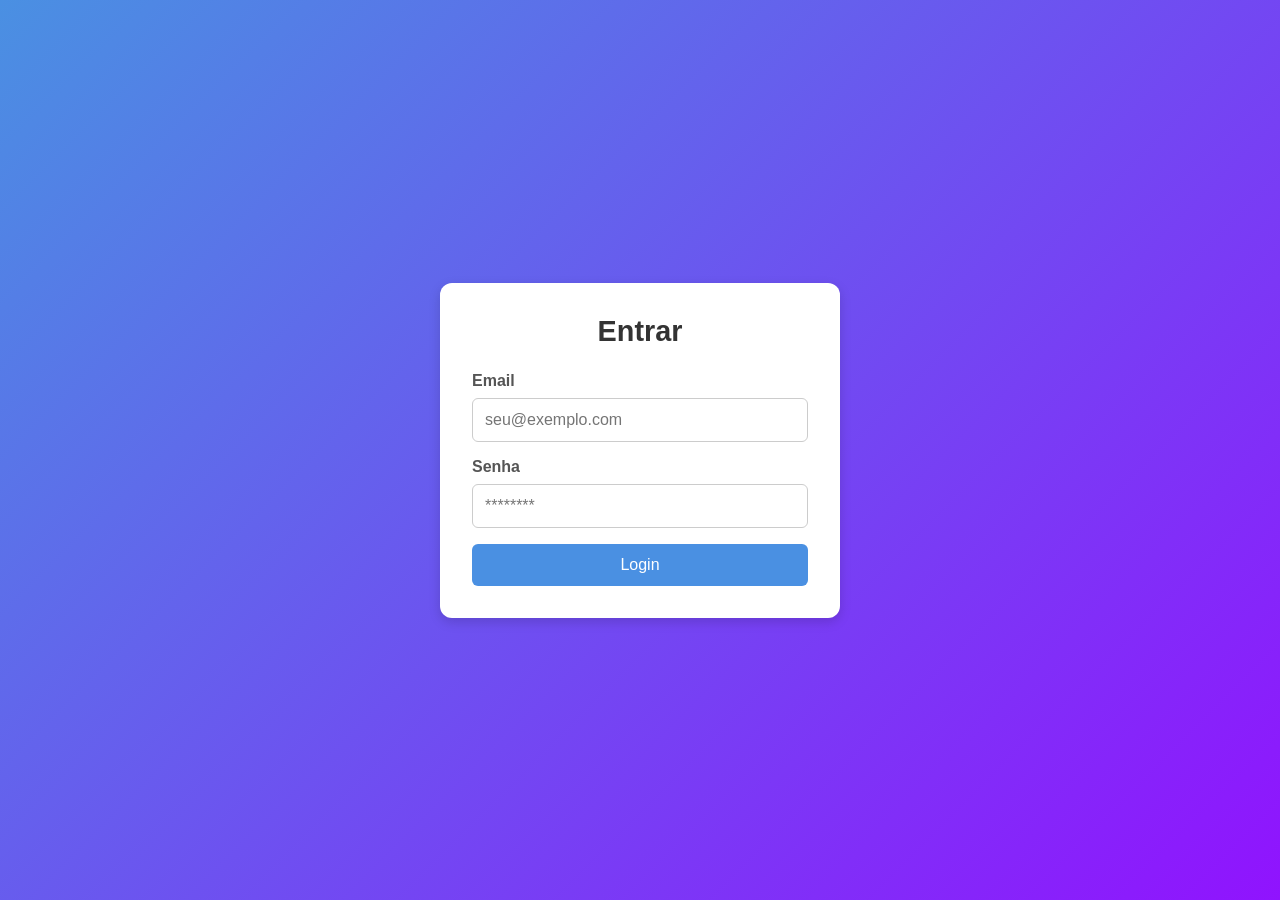
<file: src/admin-login.html>
<!DOCTYPE html>
<html lang="en">
<head>
    <meta charset="UTF-8">
    <meta name="viewport" content="width=device-width, initial-scale=1.0">
    <link rel="icon" type="image/png" href="./imgs/Vector.png">
    <title>Login</title>
</head>
<body>
  <style>
    /* Reset básico */
    * { margin: 0; padding: 0; box-sizing: border-box; }
    body {
      font-family: Arial, sans-serif;
      background: linear-gradient(135deg, #4a90e2, #9013fe);
      height: 100vh;
      display: flex;
      align-items: center;
      justify-content: center;
    }
    .login-container {
      background: #ffffff;
      padding: 2rem;
      border-radius: 12px;
      box-shadow: 0 4px 12px rgba(0,0,0,0.15);
      width: 100%;
      max-width: 400px;
      text-align: center;
    }
    .login-container h1 {
      margin-bottom: 1.5rem;
      font-size: 1.8rem;
      color: #333;
    }
    .login-container form {
      display: flex;
      flex-direction: column;
    }
    .login-container label {
      margin-bottom: 0.5rem;
      font-weight: bold;
      color: #555;
      text-align: left;
    }
    .login-container input {
      padding: 0.75rem;
      margin-bottom: 1rem;
      border: 1px solid #ccc;
      border-radius: 6px;
      font-size: 1rem;
    }
    .login-container button {
      padding: 0.75rem;
      background-color: #4a90e2;
      color: #fff;
      font-size: 1rem;
      border: none;
      border-radius: 6px;
      cursor: pointer;
      transition: background-color 0.3s ease;
    }
    .login-container button:hover {
      background-color: #357ab8;
    }
    .login-footer {
      margin-top: 1rem;
      font-size: 0.9rem;
      color: #777;
    }
    .login-footer a {
      color: #4a90e2;
      text-decoration: none;
    }
    .login-footer a:hover {
      text-decoration: underline;
    }
  </style>
   <div class="login-container">
    <h1>Entrar</h1>
    <form id="formLogin" onsubmit="event.preventDefault(); fazerLogin();">
      <label for="email">Email</label>
      <input type="email" id="email" name="email" placeholder="seu@exemplo.com" required />

      <label for="senha">Senha</label>
      <input type="password" id="senha" name="senha" placeholder="********" required />

      <button type="submit">Login</button>
    </form>
   
  </div>
   <script src="./scripts/env.js"></script>
  <script type="module" src="./scripts/pages/login.js"></script>
</body>
</html>
</file>
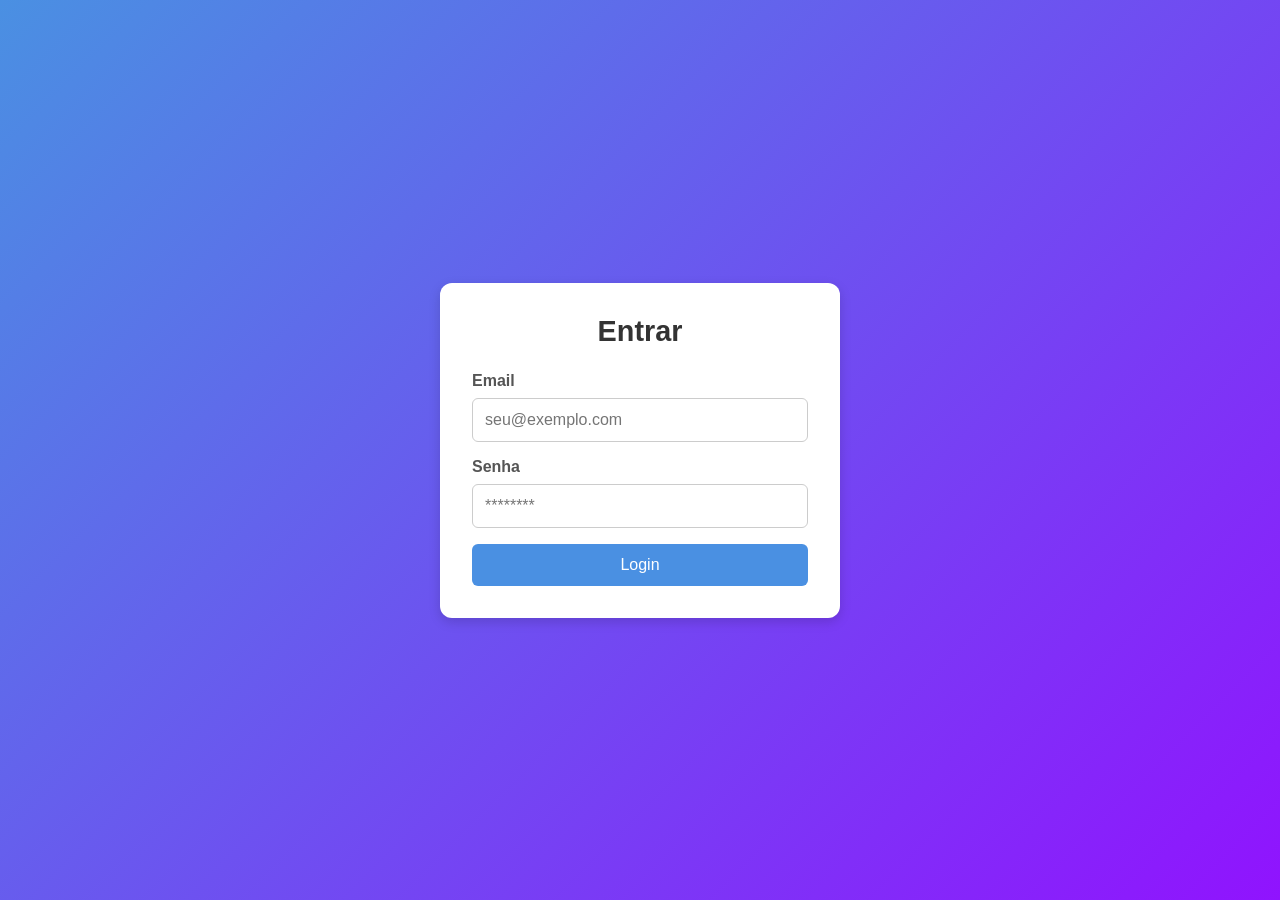
<file: src/admin.html>
<!DOCTYPE html>
<html lang="en">
<head>
    <meta charset="UTF-8">
    <meta name="viewport" content="width=device-width, initial-scale=1.0">
    <link rel="stylesheet" href="./styles/global.css?=14">
    <link rel="stylesheet" href="https://cdnjs.cloudflare.com/ajax/libs/font-awesome/6.5.0/css/all.min.css">
    <link rel="icon" type="image/png" href="./imgs/Vector.png">
    <title>Admin Vegas Benefícios</title>
    <script>
  // Redireciona se não houver token
  const token = localStorage.getItem("token");
  if (!token) {
    window.location.href = "admin-login.html";
  }
</script>
</head>
<body>
    
<header>

  <div class="perfil">
    <i class="fa-solid fa-user"></i>
  </div>
    <div class="logo-container">
        <img src="./imgs/logo.png" alt="">
    </div>
<div class="config">
  <i class="fa-solid fa-gear"></i>

</div>
    
</header>


<section class="banner-desc">
    <h2>Bem-vindo ao Painel Clube de Vegas</h2>
    <p> Aqui você gerencia os comércios parceiros e mantém as promoções sempre atualizadas para
os nossos clientes!</p>
</section>

<section class="painel">
  <div class="novo-comercio">
    <button data-target="novocom">Novo Comercio</button>
  </div>
  <div class="editar-comercios">
    <button data-target="comercio-ex">Editar Comercios</button>
  </div>
  <div class="ger-promo">
    <button data-target="promocoes">Gerenciar Promocoes</button>
  </div>
  <div class="promo-vencidas">
    <button data-target="vencidas">Promocoes Vencidas</button>
  </div>
</section>


<section class="telas">
    <div class="novocom-info" data-tag="novocom">
  
       <div id="cadastroEstabelecimento">
    <h2 style="border-bottom:1px solid #ccc; margin-bottom: 20px;">Cadastrar Estabelecimento</h2>
    <form id="formCadastro" onsubmit="event.preventDefault(); cadastrarEstabelecimento();">

<div class="grid">


    <label>Nome</label>
    <input type="text" id="nomeEstab" required>

    <label>Razão Social</label>
    <input type="text" id="razaoSocial">

    <label>CNPJ</label>
    <input type="text" id="cnpj">

    <label>Endereço</label>
    <input type="text" id="endereco">

    <label>Telefone</label>
    <input type="text" id="telefone">

    <label>Email de Contato</label>
    <input type="email" id="emailContato">

    <label>Ativo</label>
    <input type="checkbox" id="ativoEstab">

  <label>Categoria</label>
<select id="categoriaId" required>
  <option value="">Carregando categorias...</option>
</select>

<label for="">Mapa Url</label>
<input type="text" name="" id="mapaurl">
<label for="">Grupo</label>
<input type="number" name="" id="grupoid">
</div>

<div class="grid">


<!-- Depois: -->
<label>Estado</label>
<select id="estadoId" onchange="carregarCidades()" required>
  <option value="">Selecione um estado</option>
</select>

<label>Cidade</label>
<select id="cidadeId" required>
  <option value="">Selecione uma cidade</option>
</select>

    <label>Rua</label>
    <input type="text" id="rua">

    <label>Número</label>
    <input type="text" id="numero">

    <label>Bairro</label>
    <input type="text" id="bairro">

    <label>Complemento</label>
    <input type="text" id="complemento">

    <label>CEP</label>
    <input type="text" id="cep">

    <label>Latitude</label>
    <input type="number" id="latitude" step="any">

    <label>Longitude</label>
    <input type="number" id="longitude" step="any">

<label>Logo</label>
<input type="file" id="ImagemLogo">

<label>Imagem Fachada </label>
<input type="file" id="ImagemFachada">

    <button type="button" onclick="cadastrarEstabelecimento()" class="cadastrar">Cadastrar Estabelecimento</button>
</div>
    </form>
</div>


  </div>
    </div>

    <div class="comercio-existentes" data-tag="comercio-ex">
       
<div id="modalEditarOverlay" class="modal-overlay2" style="display:none">
  <div class="modal-content">
    <span class="close-modal" onclick="fecharModalEditar()">&times;</span>
    <h2>Editar Estabelecimento</h2>
    <form id="formEditar" onsubmit="event.preventDefault(); salvarAlteracoesEstab();">
      <input type="hidden" id="editId">

      <div class="grid">
        <label>Nome</label>
        <input type="text" id="editNomeEstab" required>

        <label>Razão Social</label>
        <input type="text" id="editRazaoSocial">

        <label>CNPJ</label>
        <input type="text" id="editCnpj" readonly>

        <label>Endereço</label>
        <input type="text" id="editEndereco">

        <label>Telefone</label>
        <input type="text" id="editTelefone">

        <label>Email de Contato</label>
        <input type="email" id="editEmailContato">

        <label>Ativo</label>
        <input type="checkbox" id="editAtivoEstab">

        <label>Categoria</label>
        <select id="editCategoriaId"></select>
      </div>

      <div class="grid">
        <label>Estado</label>
        <select id="editEstadoId" onchange="carregarCidades2()">
          <option value="">Selecione um estado</option>
        </select>

        <label>Cidade</label>
        <select id="editCidadeId" required>

          <option value="">Selecione uma cidade</option>
        </select>

        <label>Rua</label>
        <input type="text" id="editRua">

        <label>Número</label>
        <input type="text" id="editNumero">

        <label>Bairro</label>
        <input type="text" id="editBairro">

        <label>Complemento</label>
        <input type="text" id="editComplemento">

        <label>CEP</label>
        <input type="text" id="editCep">

        <label>Latitude</label>
        <input type="number" id="editLatitude" step="any">

        <label>Longitude</label>
        <input type="number" id="editLongitude" step="any">

        <!---
         <label>Logo Atual</label><br>
        <img id="editLogoPreview" src="" style="max-width: 100px; margin-bottom: 10px;"><br>
        <input type="file" id="editImagemPrincipal">

        <label>Imagem Fachada Atual</label><br>
        <img id="editFachadaPreview" src="" style="max-width: 100px; margin-bottom: 10px;"><br>
        <input type="file" id="editImagemAdicional">
        -->

       

        <button onclick="salvarAlteracoesEstab()" class="cadastrar">Salvar Alterações</button>

      </div>
    </form>
  </div>
</div>




     <div id="listaEstabelecimentos" style="display:none;">
    <h2 style="border-bottom:1px solid #ccc; margin-bottom: 20px;">Lista de Estabelecimentos</h2>
    
 <input type="text" id="filtroEstab" placeholder="Buscar estabelecimento..." style="width: 100%; padding: 10px; margin-bottom: 20px; border-radius: 8px; border: 1px solid #ccc;" />

<div id="listaCards" class="lista-cards" style="display: flex; flex-direction: column; gap: 20px;"></div>

  </div>
    </div>

    <div class="promocoes" data-tag="promocoes">

    <!-- SUBMENU -->
    <div class="submenu-promocoes">
        <button class="sub active" data-target="criarCupom">Criar Cupom</button>
        <button class="sub" data-target="gerenciarCupons">Gerenciar Promoções</button>
        <button class="sub" data-target="cuponsVencidos">Promoções Vencidas</button>
    </div>

    <!-- CONTEÚDO DAS SUBTELAS -->

    <!-- 1) Criar Cupom -->
    <div id="criarCupom" class="subscreen active">

        <form id="formCupom" style="max-width:600px;margin:20px auto;">
            <h2>Cadastrar Cupom</h2>

            <label>Código</label>
            <input type="text" id="codigo" required>

            <label>Título</label>
            <input type="text" id="titulo" required>

            <label>Descrição</label>
            <textarea id="descricao" required></textarea>

            <label>Título do Modal</label>
            <input type="text" id="modalTitulo" required>

            <label>Descrição do Modal</label>
            <textarea id="modalDescricao" required></textarea>

            <label>Tipo do Cupom</label>
            <select id="tipo">
                <option value="Percentual">Percentual</option>
                <option value="ValorFixo">Valor Fixo</option>
            </select>

            <label>Valor de Desconto</label>
            <input type="number" id="valorDesconto" step="0.01" required>

            <label>Valor Mínimo da Compra</label>
            <input type="number" id="valorMinimoCompra" step="0.01">

            <label>Data Início</label>
            <input type="datetime-local" id="dataInicio" required>

            <label>Data Expiração</label>
            <input type="datetime-local" id="dataExpiracao" required>

            <label>Limite de Uso</label>
            <input type="number" id="limiteUso">

            <label>Limite de Uso por Usuário</label>
            <input type="number" id="limiteUsoPorUsuario">

            <label>Ativo?</label>
            <input type="checkbox" id="ativo" checked>

            <label>ID do Estabelecimento</label>
            <input type="number" id="estabelecimentoId" required>

            <label>Cartões Aceitos (IDs separados por vírgula)</label>
            <input type="text" id="cartoes">

            <label for="imgGaleria">Imagem Cupom:</label>
            <input type="file" id="imgGaleria" accept="image/*">

            <label for="imgModal">Imagem Modal:</label>
            <input type="file" id="imgModal" accept="image/*">


            <button type="button" onclick="cadastrarCupom()">Cadastrar Cupom</button>
        </form>

    </div>

    <!-- 2) Gerenciar Promoções -->
    <div id="gerenciarCupons" class="subscreen">
        <h2>Gerenciar Promoções</h2>
        <div id="listaCupons"></div>
    </div>

    <!-- 3) Promoções Vencidas -->
    <div id="cuponsVencidos" class="subscreen">
        <h2>Promoções Vencidas</h2>
        <div id="listaCuponsVencidos"></div>
    </div>

</div>


    <div class="vencidas" data-tag="vencidas">
   <p>Promocoes vencidas</p>
    </div>
</section>

   <script src="./scripts/env.js"></script>
<script type="module" src="./scripts/pages/admin.js?v=3202508078"></script>


<!-- Modal Editar Cupom -->
<div id="modalEditarCupom" class="modal-edit-cupom">
  <div class="modal-content">
    <h2>Editar Cupom</h2>

    <div class="modal-content-inner">

    
    <div class="grid-modal-cupom">

  
    <!-- Campo oculto com o ID -->
    <input type="hidden" id="edit-id">

    <label for="edit-codigo">Código</label>
    <input type="text" id="edit-codigo" placeholder="Ex: DESCONTO15">

    <label for="edit-titulo">Título do cupom</label>
    <input type="text" id="edit-titulo" placeholder="Ex: Desconto especial">

    <label for="edit-descricao">Descrição</label>
    <textarea id="edit-descricao" placeholder="Descrição detalhada"></textarea>

    <label for="edit-modalTitulo">Título do Modal</label>
    <input type="text" id="edit-modalTitulo" placeholder="Título exibido no modal">

    <label for="edit-modalDescricao">Descrição do Modal</label>
    <textarea id="edit-modalDescricao" placeholder="Descrição exibida no modal"></textarea>

    <label for="edit-tipo">Tipo de desconto</label>
    <select id="edit-tipo">
      <option value="Percentual">Percentual</option>
      <option value="ValorFixo">Valor fixo</option>
    </select>

    <label for="edit-desconto">Valor do desconto</label>
    <input type="number" id="edit-desconto" placeholder="Ex: 15">

    <label for="edit-minimo">Valor mínimo de compra</label>
    <input type="number" id="edit-minimo" placeholder="Ex: 100">
  </div>

    <div class="grid-modal-cupom">


    <label for="edit-inicio">Data de Início</label>
    <input type="datetime-local" id="edit-inicio">

    <label for="edit-expiracao">Data de Expiração</label>
    <input type="datetime-local" id="edit-expiracao">

    <label for="edit-limite">Limite de uso total</label>
    <input type="number" id="edit-limite">

    <label for="edit-limiteUsuario">Limite por usuário</label>
    <input type="number" id="edit-limiteUsuario">

    <label for="edit-ativo">Ativo?</label>
    <select id="edit-ativo">
      <option value="true">Sim</option>
      <option value="false">Não</option>
    </select>

    <label for="edit-estabelecimento">Estabelecimento</label>
    <input type="number" id="edit-estabelecimento" placeholder="ID do estabelecimento">

    <label for="edit-cartoes">Cartões Aceitos (IDs separados por vírgula)</label>
    <input type="text" id="edit-cartoes" placeholder="Ex: 1,2,3">
</div>
</div>

    <div class="modal-actions">
      <button class="btn-cancelar" onclick="document.getElementById('modalEditarCupom').classList.remove('open')">
        Cancelar
      </button>
      <button class="btn-salvar" onclick="salvarEdicaoCupom()">
        Salvar
      </button>
    </div>
       </div> 
  </div>


</div>


</body>
</html>
</file>
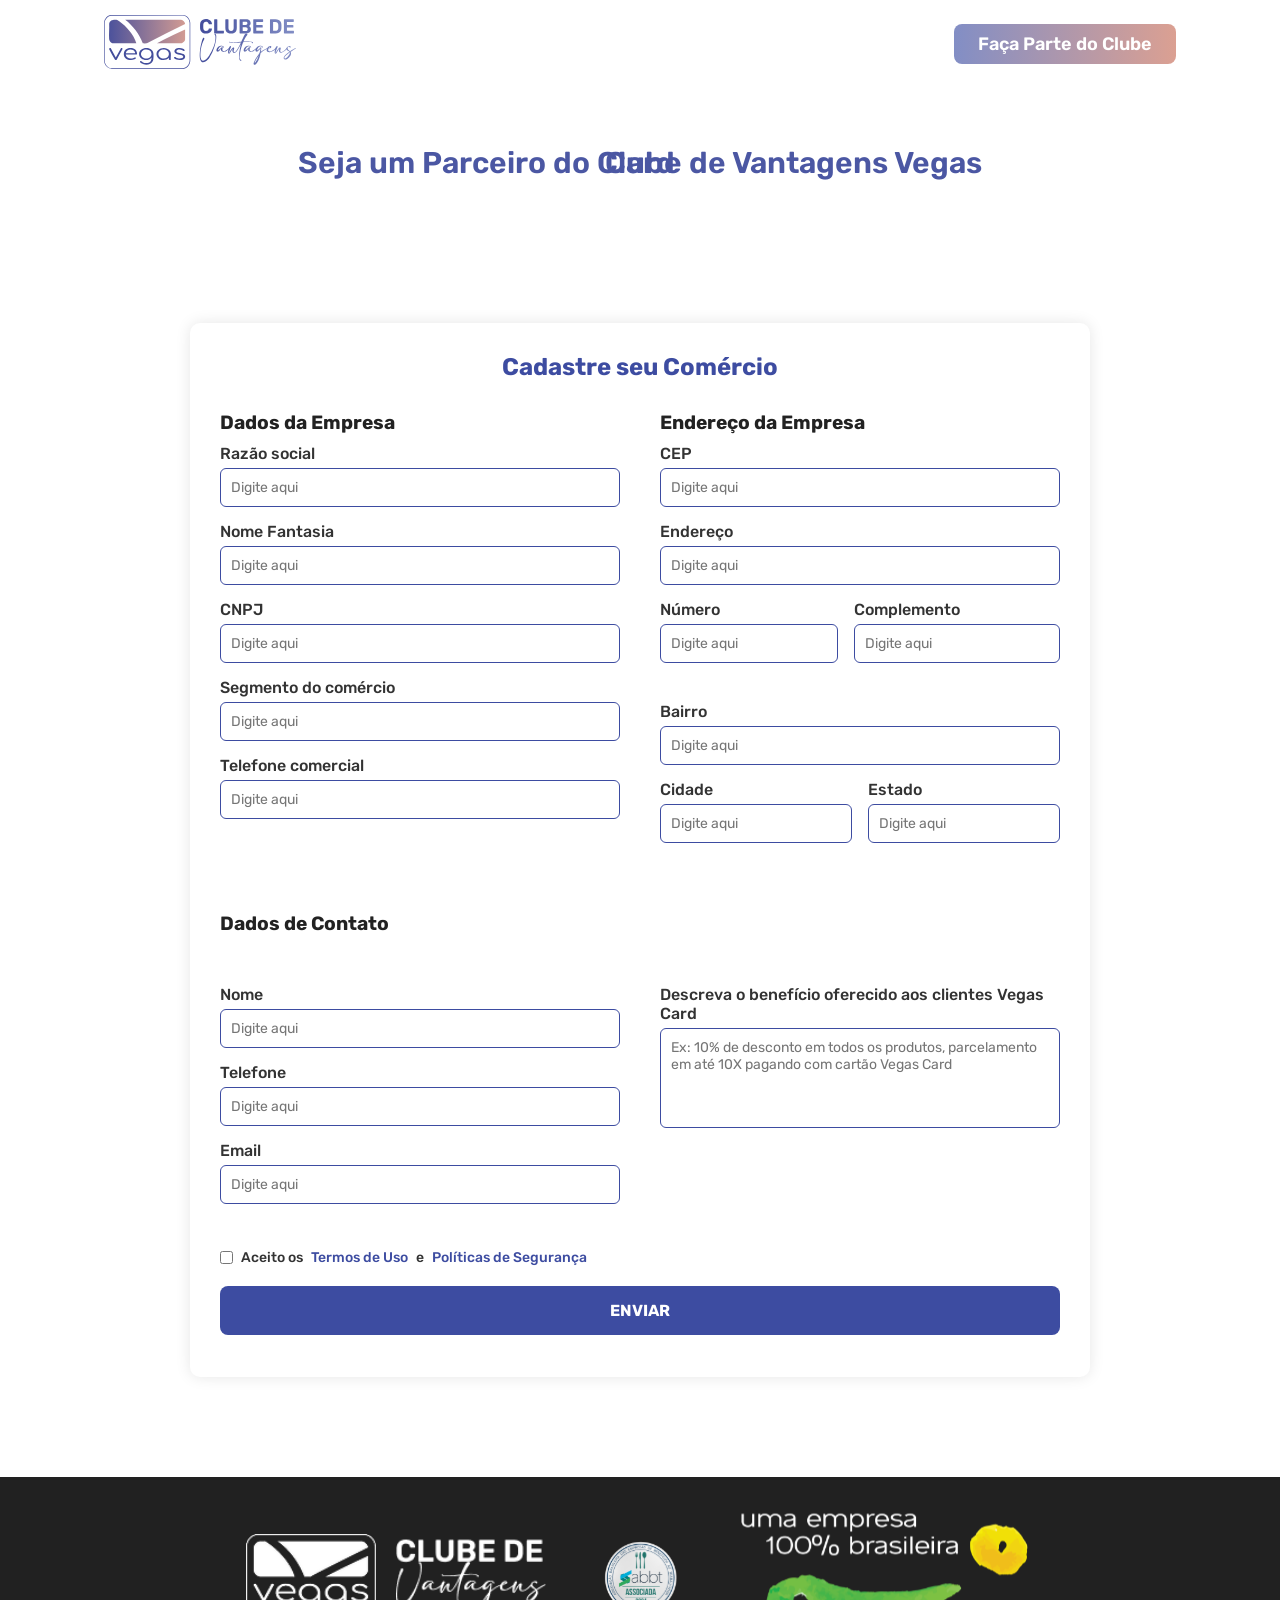
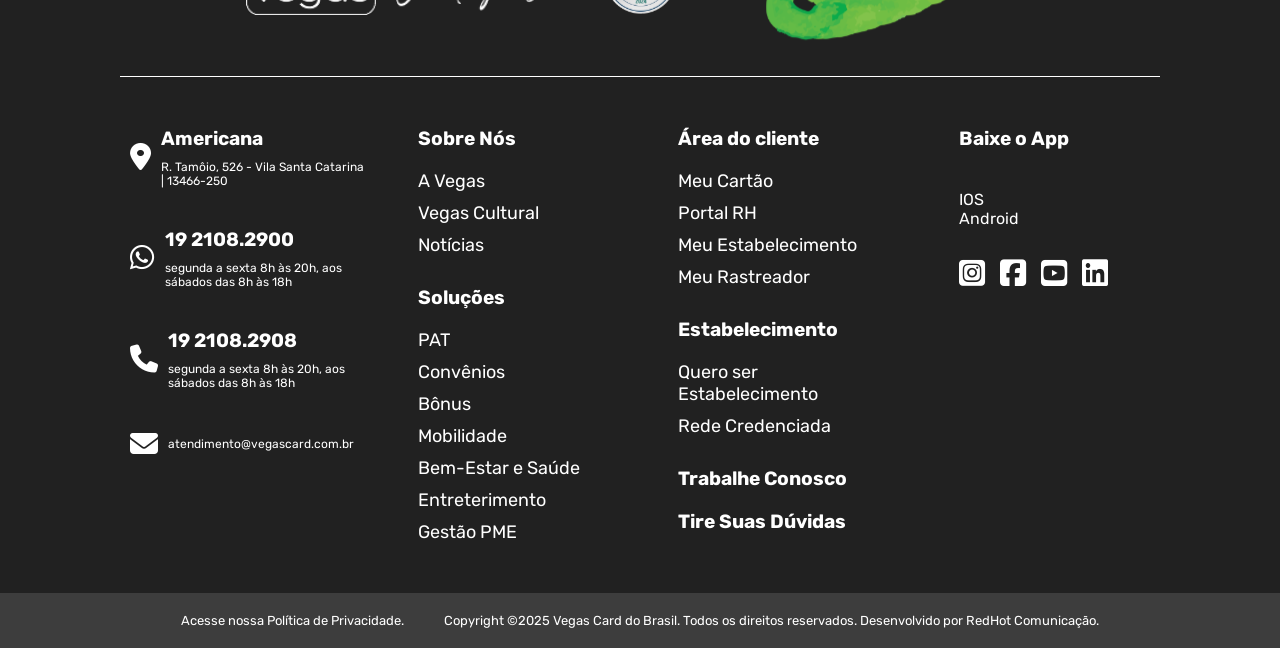
<file: src/cadastro-com.html>
<!DOCTYPE html>
<html lang="en">
<head>
    <meta charset="UTF-8">
    <meta name="viewport" content="width=device-width, initial-scale=1.0">
    <link rel="stylesheet" href="./styles/global.css?v=3">
    <link rel="stylesheet" href="https://cdnjs.cloudflare.com/ajax/libs/font-awesome/6.5.0/css/all.min.css">

    <title>Vegas Benefícios</title>
</head>
<body>
    

 <div class="header">
        <nav>
            <div class="logo">
                <a href="./index.html">
                    <img src="./imgs/logos/Logo.svg" alt="">
                </a>
            </div>

          

           
          <ul class="menu-desktop">
               <!--
             <li><a href="./sobrenos.html">Sobre o Clube</a></li>
               -->
               
     
              
            </ul>

            <button class="btn-header menu-desktop">
                <a href="./cadastro-com.html">Faça Parte do Clube</a>
            
            </button>
              

            
              <div class="main-menus">
                     <ul >
               
                <li><a href="./sobrenos.html">Sobre o Clube</a></li>
     
              
            </ul>

            <button class="btn-header">
                <a href="./cadastro-com.html">Faça Parte do Clube</a>
            
            </button>
              </div>
             <div class="menu-hamb">
            <img src="./imgs/icons/menu.svg" alt="">
        </div>

        <div class="close-menu">
            <img src="./imgs/icons/close.svg" alt="">
        </div>
        </nav>

              <div class="menu-overlay"></div>
    </div>


 
<section class="intro-form">
  <div class="header-intro">
    <h1>Seja um Parceiro do Clube de Vantagens Vegas Card</h1>
  
  </div>
 
</section>
<section class="form-container">


<div class="container">
    <h1>Cadastre seu Comércio</h1>
   <form id="form-parceiro" >
  <div class="form-section">
    <div class="column">
      <h2>Dados da Empresa</h2>
      <label>Razão social
        <input type="text" name="razao_social" id="razao_social" placeholder="Digite aqui" required />
      </label>
      <label>Nome Fantasia
        <input type="text" name="nome_fantasia" id="nome_fantasia" placeholder="Digite aqui" required />
      </label>
      <label>CNPJ
        <input type="text" name="cnpj" id="cnpj" placeholder="Digite aqui" />
      </label>
      <label>Segmento do comércio
        <input type="text" name="segmento" id="segmento" placeholder="Digite aqui" />
      </label>
      <label>Telefone comercial
        <input type="text" name="tel_comercial" id="tel_comercial" placeholder="Digite aqui" />
      </label>
    </div>

    <div class="column">
      <h2>Endereço da Empresa</h2>
      <label>CEP
        <input type="text" name="cep" id="cep" placeholder="Digite aqui" />
      </label>
      <label>Endereço
        <input type="text" name="endereco" id="endereco" placeholder="Digite aqui" />
      </label>
      <div class="row">
        <label>Número
          <input type="text" name="numero" id="numero" placeholder="Digite aqui" />
        </label>
        <label>Complemento
          <input type="text" name="complemento" id="complemento" placeholder="Digite aqui" />
        </label>
      </div>
      <label>Bairro
        <input type="text" name="bairro" id="bairro" placeholder="Digite aqui" />
      </label>
      <div class="row">
        <label>Cidade
          <input type="text" name="cidade" id="cidade" placeholder="Digite aqui" />
        </label>
        <label>Estado
          <input type="text" name="estado" id="estado" placeholder="Digite aqui" />
        </label>
      </div>
    </div>
  </div>

  <div class="form-section">
    <h2>Dados de Contato</h2>
    <div class="contact-row">
      <div class="column">
        <label>Nome
          <input type="text" name="contato_nome" id="contato_nome" placeholder="Digite aqui" required />
        </label>
        <label>Telefone
          <input type="text" name="contato_telefone" id="contato_telefone" placeholder="Digite aqui" />
        </label>
        <label>Email
          <input type="email" name="contato_email" id="contato_email" placeholder="Digite aqui" required />
        </label>
      </div>
      <div class="column">
        <label>Descreva o benefício oferecido aos clientes Vegas Card
          <textarea name="beneficio" id="beneficio" rows="6"
            placeholder="Ex: 10% de desconto em todos os produtos, parcelamento em até 10X pagando com cartão Vegas Card"></textarea>
        </label>
      </div>
    </div>
  </div>

  <label class="terms">
    <input type="checkbox" name="aceite_termos" id="aceite_termos" value="1" required />
    Aceito os <a href="#" target="_blank" rel="noopener">Termos de Uso</a> e
    <a href="#" target="_blank" rel="noopener">Políticas de Segurança</a>
  </label>

  <button type="submit">ENVIAR</button>

  <!-- onde exibiremos mensagens -->
  <div id="mensagem-status" style="margin-top:12px;"></div>
</form>

</div>
</section>

   
    

 <footer>
       <div class="content-brand">
        <img src="./imgs/logo-white.png" class="logo-footer" style=" padding-top: 20px;" alt="" >
        <img src="./imgs/logos/logo-abbt 1.svg" style="width: 10%;" alt="">
        <img src="./imgs/logos/logo-empresa-brasileira.svg" alt="">
       
       </div>

       <div class="menu-footer">
        <div class="links-rapidos m-f locals">
            <div class="card-footer">
                <i class="fas fa-map-marker-alt"></i>
                <div>
                    <h2>Americana</h2>
                    <p>R. Tamôio, 526 - Vila Santa Catarina | 13466-250 </p>
                </div>
         

            </div>

            <div class="card-footer">
           <i class="fa-brands fa-whatsapp"></i>
                <div>
                    <h2>19 2108.2900</h2>
                    <p>segunda a sexta 8h às 20h,
                        aos sábados das 8h às 18h</p>
                </div>
         

            </div>

            <div class="card-footer">
<i class="fa-solid fa-phone"></i>

                <div>
                    <h2>19 2108.2908</h2>
                    <p>segunda a sexta 8h às 20h,
                        aos sábados das 8h às 18h</p>
                </div>
               

            </div>
 
            <div class="card-footer">
            <i class="fas fa-envelope"></i>


                <div>
               
                    <p>atendimento@vegascard.com.br</p>
                </div>
               
            </div>
        </div>
          
        <div class="links-rapidos m-f menus ">
            <div class="link-div">
                <h2>Sobre Nós</h2>
                <ul>
                     <li><a href="">A Vegas</a></li>
                     <li><a href="">Vegas Cultural</a></li>
                     <li><a href="">Notícias</a></li>
                    
                </ul>
            </div>

            <div class="link-div">
                <h2>Soluções</h2>
                <ul>
                     <li><a href="">PAT</a></li>
                     <li><a href="">Convênios</a></li>
                     <li><a href="">Bônus</a></li>
                     <li><a href="">Mobilidade</a></li>
                     <li><a href="">Bem-Estar e Saúde</a></li>
                     <li><a href="">Entreterimento</a></li>
                     <li><a href="">Gestão PME</a></li>
                </ul>
            </div>
         
        </div>

        <div class="links-rapidos menus m-f footer-menus">
            <div class="link-div">
                <h2>Área do cliente</h2>
                <ul>
                     <li><a href="">Meu Cartão</a></li>
                     <li><a href="">Portal RH</a></li>
                     <li><a href="">Meu Estabelecimento</a></li>
                     <li><a href="">Meu Rastreador</a></li>
                </ul>
            </div>

            <div class="link-div">
                <h2>Estabelecimento</h2>
                <ul>
                     <li><a href="">Quero ser Estabelecimento</a></li>
                     <li><a href="">Rede Credenciada</a></li>
                
                </ul>
            </div>

            <div class="link-div">
                <a href=""><h2>Trabalhe Conosco</h2></a>
                <a href=""><h2>Tire Suas Dúvidas</h2></a>
            </div>
         
        </div>

        <div class="app menus m-f" >
            <h2>Baixe o App</h2>
            <ul>
               <a href=""><li>IOS</li></a>
               <a href=""><li>Android</li></a>
            </ul>

            <div class="midia-links">
                <a href=""><i class="fab fa-instagram-square social-media"></i>  </a>
                <a href=""><i class="fab fa-facebook-square social-media"></i> </a>
                <a href=""><i class="fab fa-youtube-square social-media"></i>   </a>
                <a href=""><i class="fab fa-linkedin social-media"></i>  </a>
            </div>
        </div>
       </div>

       
    </footer>
    <div class="down-footer">
      <p>Acesse nossa Política de Privacidade.</p>
      <p>Copyright ©2025 Vegas Card do Brasil. Todos os direitos reservados. Desenvolvido por RedHot Comunicação.</p>
     </div>

 
    <script src="./scripts/env.js"></script>
    <script src="./scripts/components/menumobile.js"></script>
   
    <script src="./scripts/components/mail-company.js" type="module">

</script>



</body>
</html>
</file>
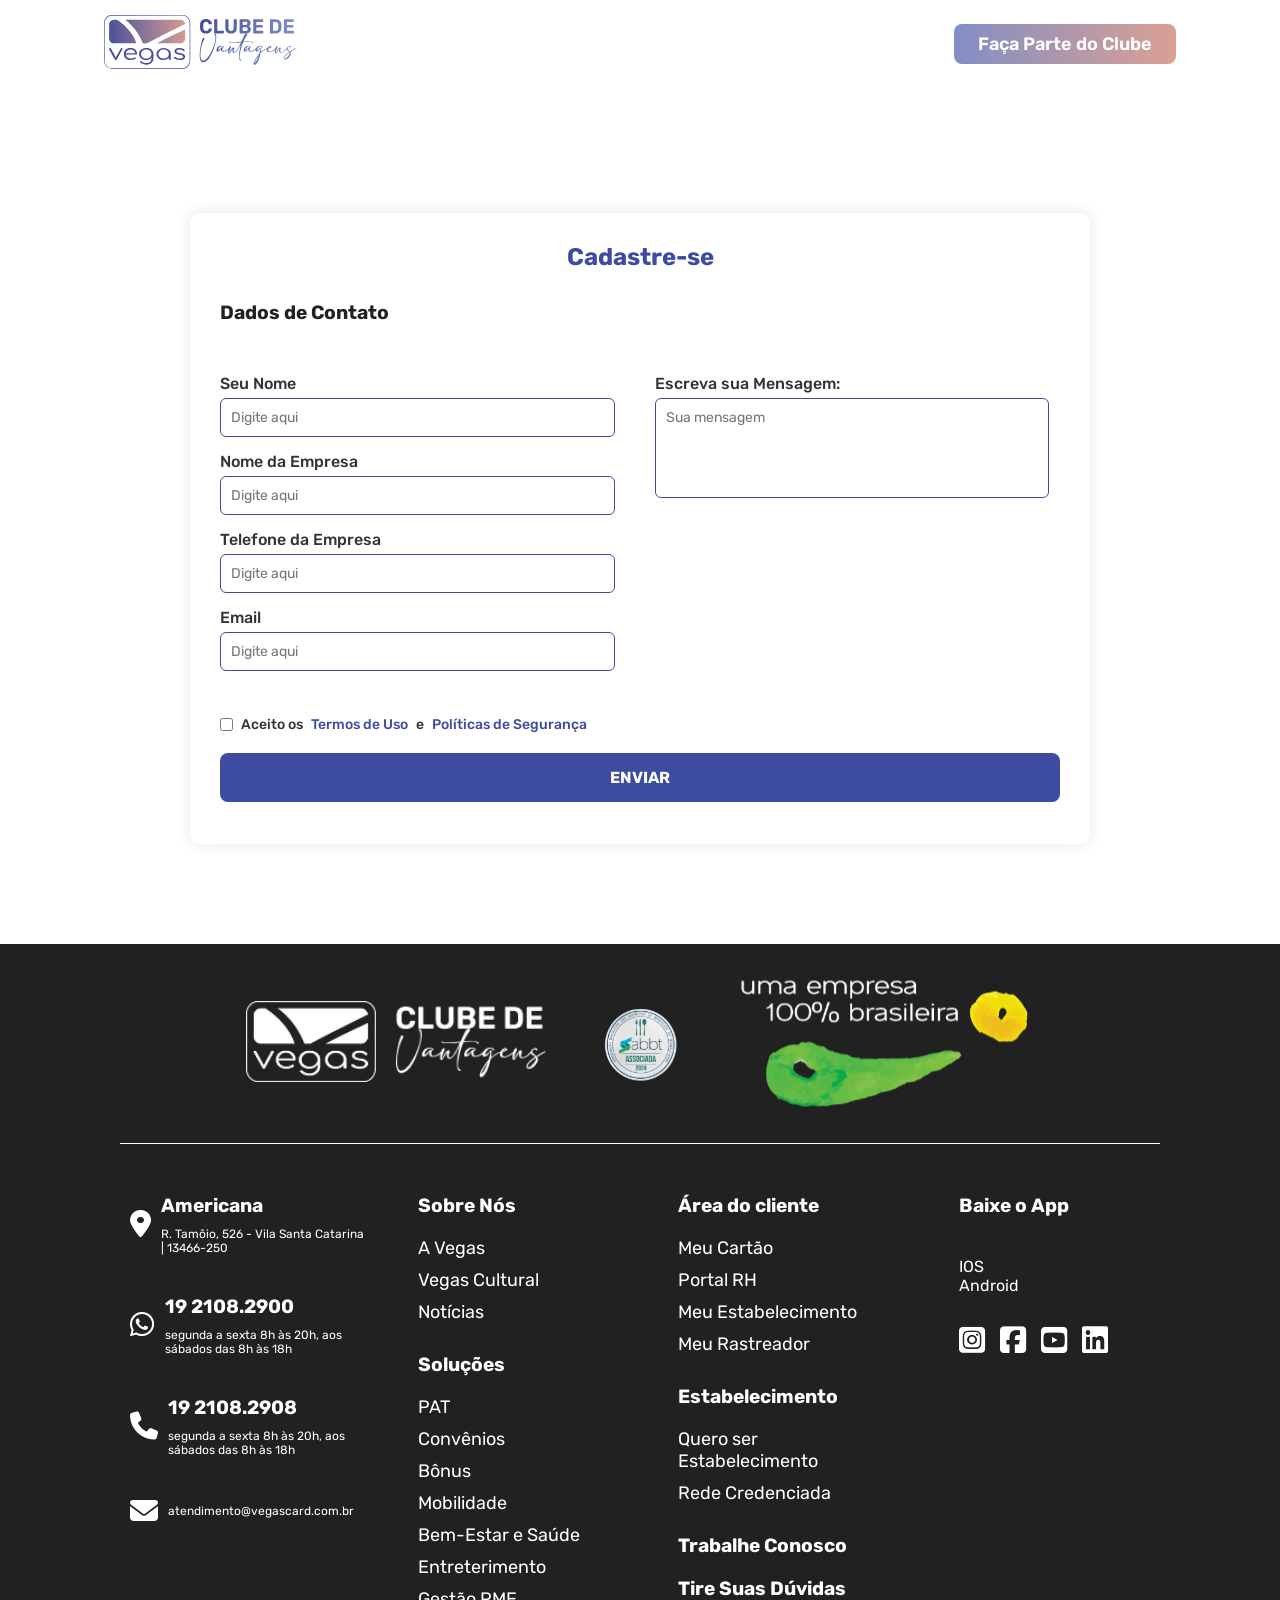
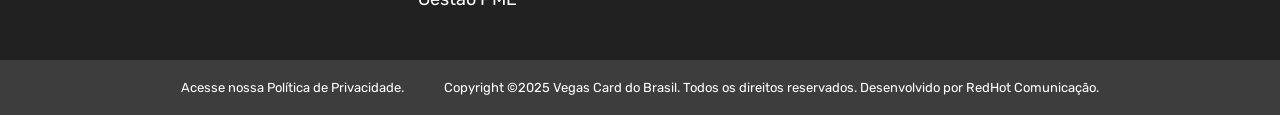
<file: src/cadastro-usuario.html>
<!DOCTYPE html>
<html lang="en">
<head>
    <meta charset="UTF-8">
    <meta name="viewport" content="width=device-width, initial-scale=1.0">
    <link rel="stylesheet" href="./styles/global.css">
    <link rel="stylesheet" href="https://cdnjs.cloudflare.com/ajax/libs/font-awesome/6.5.0/css/all.min.css">

    <title>Vegas Benefícios</title>
</head>
<body>
    

 <div class="header">
        <nav>
            <div class="logo">
                <a href="./index.html">
                    <img src="./imgs/logos/Logo.svg" alt="">
                </a>
            </div>

          

           
          <ul class="menu-desktop">
               <!--
             <li><a href="./sobrenos.html">Sobre o Clube</a></li>
               -->
               
     
              
            </ul>

            <button class="btn-header menu-desktop">
                <a href="./cadastro-com.html">Faça Parte do Clube</a>
            
            </button>
              

            
              <div class="main-menus">
                     <ul >
               
                <li><a href="./sobrenos.html">Sobre o Clube</a></li>
     
              
            </ul>

            <button class="btn-header">
                <a href="./cadastro-com.html">Faça Parte do Clube</a>
            
            </button>
              </div>
             <div class="menu-hamb">
            <img src="./imgs/icons/menu.svg" alt="">
        </div>

        <div class="close-menu">
            <img src="./imgs/icons/close.svg" alt="">
        </div>
        </nav>

              <div class="menu-overlay"></div>
    </div>


 
<section class="intro-form">
  
</section>
<section class="form-container">


<div class="container">
    <h1>Cadastre-se</h1>
   <form id="form-user" action="enviar-user.php" method="POST" novalidate>

   

  <div class="form-section">
  <h2>Dados de Contato</h2>

  <div class="contact-row">
    <div class="column">
      <!-- Dados do contato pessoal -->
      <label>Seu Nome
        <input type="text" name="contato_nome" id="contato_nome" placeholder="Digite aqui" required />
      </label>

       <!-- Dados da empresa -->
      <label>Nome da Empresa
        <input type="text" name="nome_empresa" id="nome_empresa" placeholder="Digite aqui" required />
      </label>

      <label>Telefone da Empresa
        <input type="text" name="contato_telefone" id="contato_telefone" placeholder="Digite aqui" />
      </label>

      <label>Email
        <input type="email" name="contato_email" id="contato_email" placeholder="Digite aqui" required />
      </label>

     

   

     
    </div>

    <div class="column">
      <label>Escreva sua Mensagem:
        <textarea name="beneficio" id="beneficio" rows="6"  placeholder="Sua mensagem"></textarea>
      </label>
    </div>
  </div>
</div>

<label class="terms">
  <input type="checkbox" name="aceite_termos" id="aceite_termos" value="1" required />
  Aceito os <a href="#" target="_blank" rel="noopener">Termos de Uso</a> e
  <a href="#" target="_blank" rel="noopener">Políticas de Segurança</a>
</label>

<button type="submit">ENVIAR</button>


  <!-- onde exibiremos mensagens -->
  <div id="mensagem-status" style="margin-top:12px;"></div>
</form>

</div>
</section>

   
    

 <footer>
       <div class="content-brand">
        <img src="./imgs/logo-white.png" class="logo-footer" style=" padding-top: 20px;" alt="" >
        <img src="./imgs/logos/logo-abbt 1.svg" style="width: 10%;" alt="">
        <img src="./imgs/logos/logo-empresa-brasileira.svg" alt="">
       
       </div>

       <div class="menu-footer">
        <div class="links-rapidos m-f locals">
            <div class="card-footer">
                <i class="fas fa-map-marker-alt"></i>
                <div>
                    <h2>Americana</h2>
                    <p>R. Tamôio, 526 - Vila Santa Catarina | 13466-250 </p>
                </div>
         

            </div>

            <div class="card-footer">
           <i class="fa-brands fa-whatsapp"></i>
                <div>
                    <h2>19 2108.2900</h2>
                    <p>segunda a sexta 8h às 20h,
                        aos sábados das 8h às 18h</p>
                </div>
         

            </div>

            <div class="card-footer">
<i class="fa-solid fa-phone"></i>

                <div>
                    <h2>19 2108.2908</h2>
                    <p>segunda a sexta 8h às 20h,
                        aos sábados das 8h às 18h</p>
                </div>
               

            </div>
 
            <div class="card-footer">
            <i class="fas fa-envelope"></i>


                <div>
               
                    <p>atendimento@vegascard.com.br</p>
                </div>
               
            </div>
        </div>
          
        <div class="links-rapidos m-f menus ">
            <div class="link-div">
                <h2>Sobre Nós</h2>
                <ul>
                     <li><a href="">A Vegas</a></li>
                     <li><a href="">Vegas Cultural</a></li>
                     <li><a href="">Notícias</a></li>
                    
                </ul>
            </div>

            <div class="link-div">
                <h2>Soluções</h2>
                <ul>
                     <li><a href="">PAT</a></li>
                     <li><a href="">Convênios</a></li>
                     <li><a href="">Bônus</a></li>
                     <li><a href="">Mobilidade</a></li>
                     <li><a href="">Bem-Estar e Saúde</a></li>
                     <li><a href="">Entreterimento</a></li>
                     <li><a href="">Gestão PME</a></li>
                </ul>
            </div>
         
        </div>

        <div class="links-rapidos menus m-f footer-menus">
            <div class="link-div">
                <h2>Área do cliente</h2>
                <ul>
                     <li><a href="">Meu Cartão</a></li>
                     <li><a href="">Portal RH</a></li>
                     <li><a href="">Meu Estabelecimento</a></li>
                     <li><a href="">Meu Rastreador</a></li>
                </ul>
            </div>

            <div class="link-div">
                <h2>Estabelecimento</h2>
                <ul>
                     <li><a href="">Quero ser Estabelecimento</a></li>
                     <li><a href="">Rede Credenciada</a></li>
                
                </ul>
            </div>

            <div class="link-div">
                <a href=""><h2>Trabalhe Conosco</h2></a>
                <a href=""><h2>Tire Suas Dúvidas</h2></a>
            </div>
         
        </div>

        <div class="app menus m-f" >
            <h2>Baixe o App</h2>
            <ul>
               <a href=""><li>IOS</li></a>
               <a href=""><li>Android</li></a>
            </ul>

            <div class="midia-links">
                <a href=""><i class="fab fa-instagram-square social-media"></i>  </a>
                <a href=""><i class="fab fa-facebook-square social-media"></i> </a>
                <a href=""><i class="fab fa-youtube-square social-media"></i>   </a>
                <a href=""><i class="fab fa-linkedin social-media"></i>  </a>
            </div>
        </div>
       </div>

       
    </footer>
    <div class="down-footer">
      <p>Acesse nossa Política de Privacidade.</p>
      <p>Copyright ©2025 Vegas Card do Brasil. Todos os direitos reservados. Desenvolvido por RedHot Comunicação.</p>
     </div>

 
     
    <script src="./scripts/components/menumobile.js"></script>
   
     <script>
document.addEventListener('DOMContentLoaded', function () {
  const form = document.getElementById('form-user');
  if (!form) return;

  let isSending = false;
  const submitButton = form.querySelector('button[type="submit"]');
  const originalText = submitButton ? submitButton.textContent : "ENVIAR";
  const statusDiv = document.getElementById('mensagem-status');

  // impedir Enter (menos em textarea)
  form.querySelectorAll('input, textarea').forEach(input => {
    input.addEventListener('keydown', function (e) {
      if (e.key === 'Enter' && e.target.tagName !== 'TEXTAREA') {
        e.preventDefault();
      }
    });
  });

  form.addEventListener('submit', function (e) {
    e.preventDefault();
    e.stopImmediatePropagation();
    if (isSending) return;

    // termos
    const termos = form.querySelector('#aceite_termos');
    if (!termos || !termos.checked) {
      if (statusDiv) {
        statusDiv.style.color = 'red';
        statusDiv.textContent = 'Você precisa aceitar os termos para enviar.';
      }
      return;
    }

    isSending = true;
    if (document.activeElement) document.activeElement.blur();

    if (submitButton) {
      submitButton.disabled = true;
      submitButton.textContent = 'Enviando...';
    }
    if (statusDiv) {
      statusDiv.style.color = 'black';
      statusDiv.textContent = 'Enviando...';
    }

    const formData = new FormData(form);

    fetch(form.action, {
      method: 'POST',
      body: formData
    })
    .then(response => {
      if (response.status === 204) return null; // throttle
      return response.json();
    })
    .then(data => {
      if (!data) return; // silencia reenvio muito rápido

      if (statusDiv) {
        statusDiv.textContent = data.message || 'Resposta recebida.';
        statusDiv.style.color = data.success ? 'green' : 'red';
      }
      if (data.success) form.reset();

      if (submitButton) {
        submitButton.disabled = false;
        submitButton.textContent = originalText;
      }
      isSending = false;
    })
    .catch(() => {
      if (statusDiv) {
        statusDiv.style.color = 'red';
        statusDiv.textContent = 'Erro ao enviar. Tente novamente.';
      }
      if (submitButton) {
        submitButton.disabled = false;
        submitButton.textContent = originalText;
      }
      isSending = false;
    });
  });
});
</script>



</body>
</html>
</file>
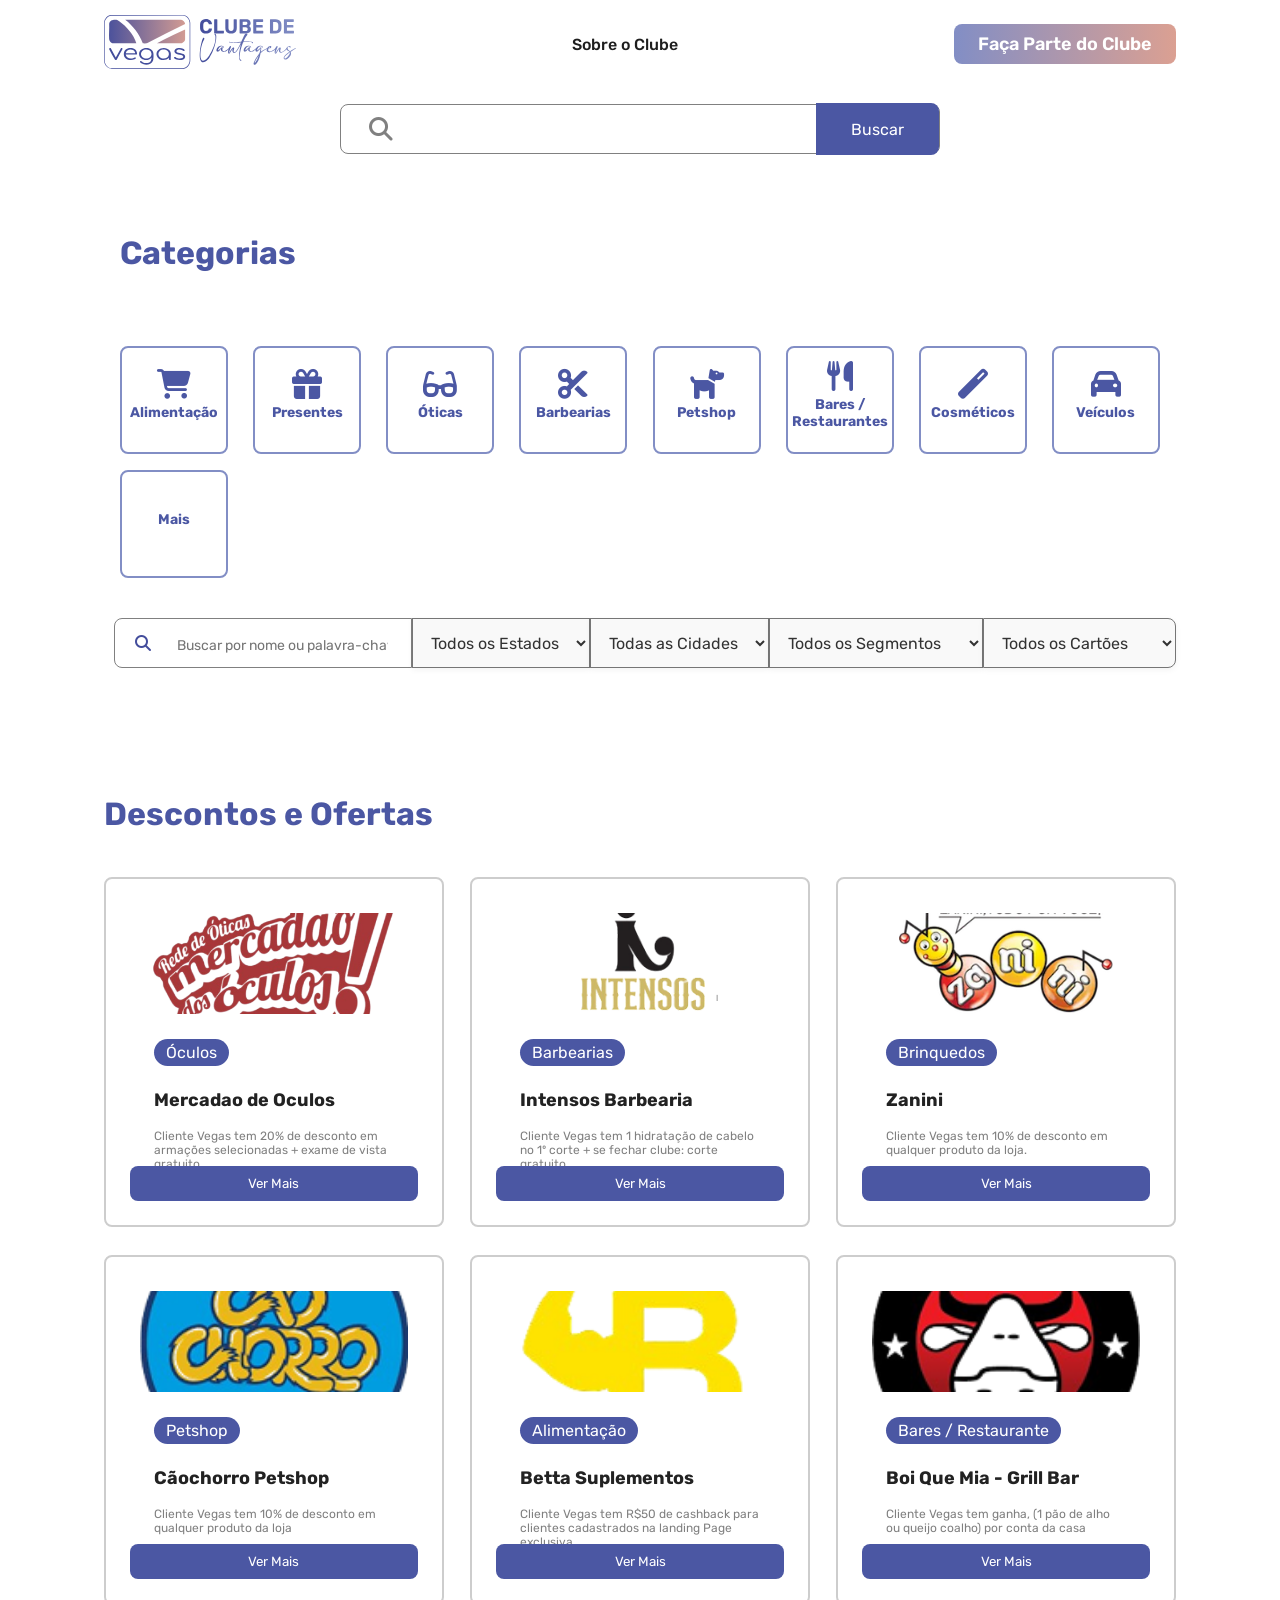
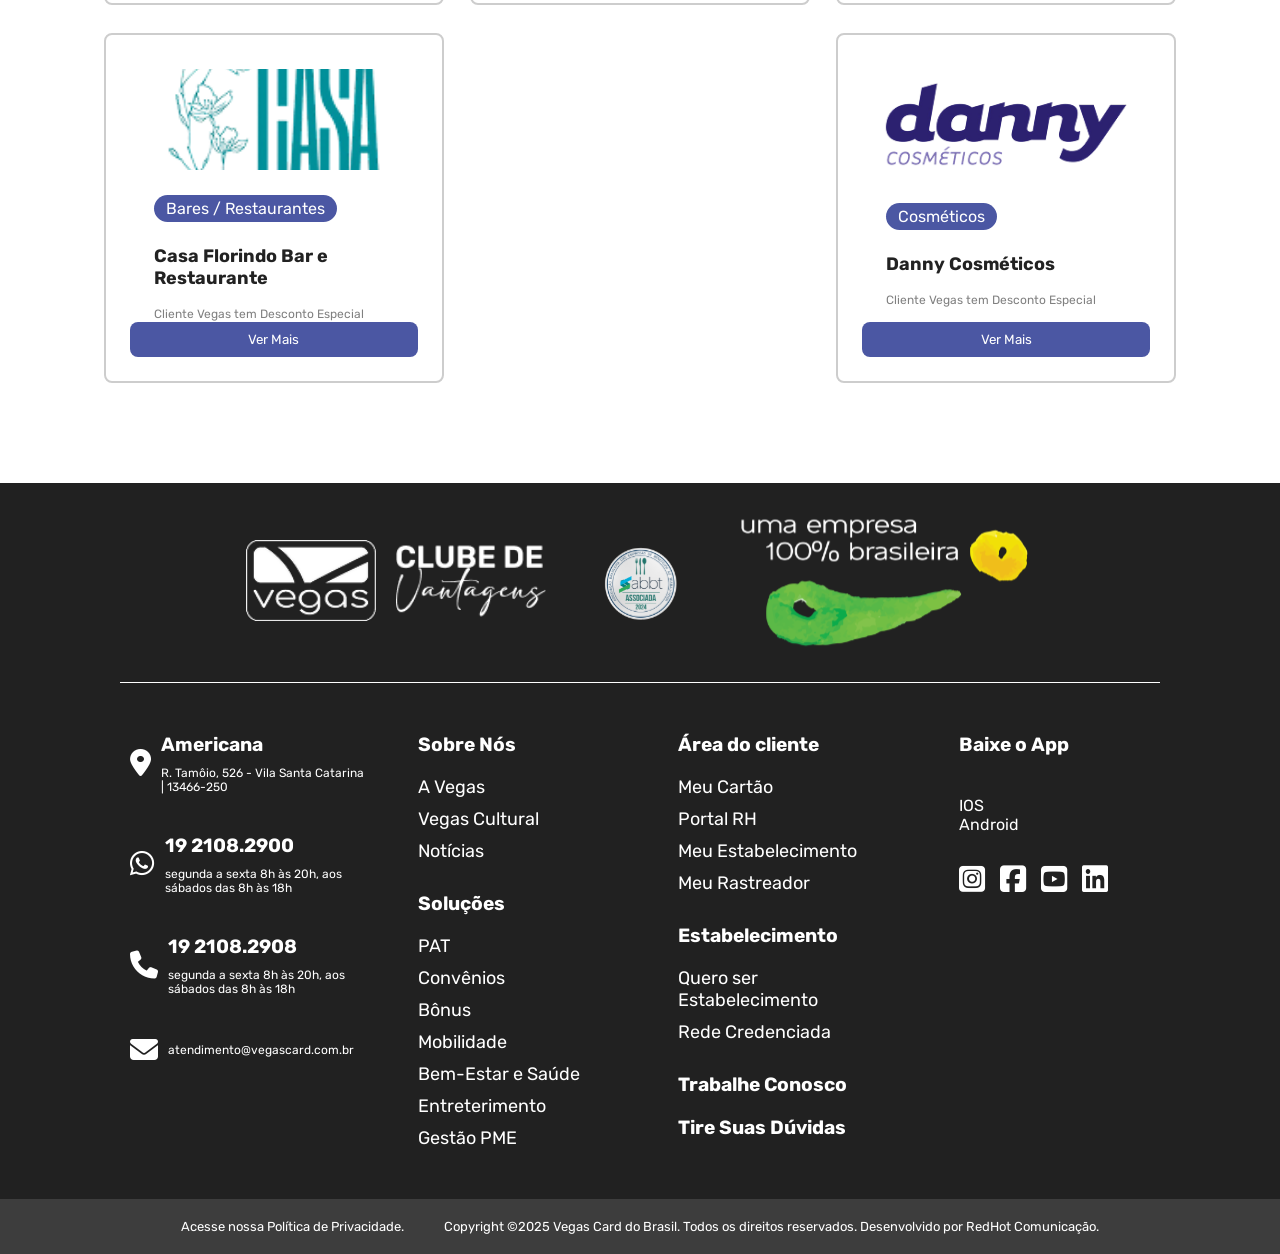
<file: src/categorias.html>
<!DOCTYPE html>
<html lang="en">
<head>
    <meta charset="UTF-8">
    <meta name="viewport" content="width=device-width, initial-scale=1.0">
    <link rel="stylesheet" href="./styles/global.css">
    <link rel="stylesheet" href="https://cdnjs.cloudflare.com/ajax/libs/font-awesome/6.5.0/css/all.min.css">

    <title>Vegas Benefícios</title>
</head>
<body>
    <div class="header">
        <nav>
            <div class="logo">
                <a href="./index.html">
                    <img src="./imgs/logos/Logo.svg" alt="">
                </a>
            </div>

          

           
            <ul class="menu-desktop">
               
                <li><a href="./sobrenos.html">Sobre o Clube</a></li>
     
              
            </ul>

            <button class="btn-header menu-desktop">
                <a href="./cadastro-com.html">Faça Parte do Clube</a>
            
            </button>
              

            
              <div class="main-menus">
                     <ul >
               
                <li><a href="./sobrenos.html">Sobre o Clube</a></li>
     
              
            </ul>

            <button class="btn-header">
                <a href="./cadastro-com.html">Faça Parte do Clube</a>
            
            </button>
              </div>
             <div class="menu-hamb">
            <img src="./imgs/icons/menu.svg" alt="">
        </div>

        <div class="close-menu">
            <img src="./imgs/icons/close.svg" alt="">
        </div>
        </nav>

       
    </div>

<section class="search">
              <div class="search-container">
                <i class="fas fa-search icon-search"></i>
                <input type="text" name="desc-input" id="desc-input">

                  <button class="btn-buscar">Buscar</button>
              </div>
    </section>

    <section class="categorias">
        <h1 class="title-categoria">Categorias</h1>
        <div class="cards-categorias">
            <div class="card-categoria" data-cat="alimentacao">
                <i class="fas fa-shopping-cart"></i>

                <h2>Alimentação</h2>
            </div>
            <div class="card-categoria" data-cat="presentes">
                <i class="fas fa-gift"></i>

                <h2>Presentes</h2>
            </div>
            <div class="card-categoria" data-cat="oticas">
               <i class="fas fa-glasses"></i>

                <h2>Óticas</h2>
            </div>
            <div class="card-categoria" data-cat="barbearia">
           <i class="fas fa-cut"></i>

                <h2>Barbearias</h2>
            </div>
            <div class="card-categoria" data-cat="petshop">
       <i class="fas fa-dog"></i>
                <h2>Petshop</h2>
            </div>
            <div class="card-categoria" data-cat="bareserestaurantes">
                <i class="fas fa-utensils"></i>
                <h2>Bares / Restaurantes</h2>
            </div>

            <div class="card-categoria" data-cat="cosmeticos">
          <i class="fas fa-magic"></i> 


                <h2>Cosméticos</h2>
            </div>

            <div class="card-categoria">
                
               <i class="fas fa-car"></i>

                <h2>Veículos</h2>
            </div>

                 <div class="card-categoria">
                
           
                <h2>Mais</h2>
            </div>

            
        </div>
    </section>

    <section class="search-section">
 <div class="filter-btns categ">
                <div class="search-text">
                    <i class="fa fa-search"></i>

                    <input type="text" class="textinput" id="searchInput" placeholder="Buscar por nome ou palavra-chave..." />
                </div>
              

                <select id="filterState">
                  <option value="">Todos os Estados</option>
                  <option value="sp">São Paulo</option>
                  <option value="rj">Rio de Janeiro</option>
                  <!-- Adicione mais estados -->
                </select>
              
                <select id="filterCity">
                  <option value="">Todas as Cidades</option>
      
                  <!-- Preenchido dinamicamente com base no estado -->
                </select>
              
                <select id="filterSegment">
                    <option value="">Todos os Segmentos</option>
    <option value="presentes">Presentes</option>
    <option value="utensílios domésticos">Utensílios Domésticos</option>
    <option value="variedades">Variedades</option>
    <option value="brinquedos">Brinquedos</option>
    <option value="ótica">Ótica</option>
    <option value="barbearia">Barbearia</option>
    <option value="petshop">Petshop</option>
    <option value="alimentação">Alimentação</option>
    <option value="restaurante">Restaurante</option>
    <option value="cosméticos">Cosméticos</option>
    <option value="veículos">Veículos</option>
    <option value="posto de combustível">Posto de Combustível</option>
    <option value="açougue">Açougue</option>
                </select>
              
                <select id="filterCard">
                    <option value="">Todos os Cartões</option>
                    <option value="vegas day">Vegas Day</option>
                    <option value="vegas plus">Vegas Plus</option>
                    <option value="vegas alimentação">Vegas Alimentação</option>
                    <option value="vegas refeição">Vegas Refeição</option>
                    <option value="vegas combustível">Vegas Combustível</option>
                </select>
              
              
              </div>
    </section>

        

     <section class="desc-ofertas">
        <h1 class="title-desc">Descontos e Ofertas</h1>
        <div class="cards-descontos">
     
            <div class="card-desconto" data-tag="oticas">
                <div class="header-img">
                    <img src="./imgs/logos/oculosmercadao.png" alt="">
                </div>
                <div class="content">
                    <div class="tag">Óculos</div>
                    <h2>Mercadao de Oculos</h2>
                    <p>Cliente Vegas tem 20% de desconto em armações selecionadas + exame de vista gratuito</p>
                </div>
                <button>Ver Mais</button>
            </div>
            
            <div class="card-desconto" data-tag="barbearia">
                <div class="header-img">
                    <img src="./imgs/logos/intensos-barbearia.png" alt="">
                </div>
                <div class="content">
                    <div class="tag">Barbearias</div>
                    <h2>Intensos Barbearia</h2>
                    <p>Cliente Vegas tem 1 hidratação de cabelo no 1º corte + se fechar clube: corte gratuito</p>
                </div>
                <button>Ver Mais</button>
            </div>

                  <div class="card-desconto" data-tag="presentes">
                <div class="header-img">
                    <img src="./imgs/logos/logo-zanini.png" style="width: 80%;"  alt="">
                </div>
                <div class="content">
                    <div class="tag">Brinquedos</div>
                    <h2>Zanini</h2>
                    <p>Cliente Vegas tem 10% de desconto em qualquer produto da loja.</p>
                </div>
                <button>Ver Mais</button>
            </div>

            <div class="card-desconto" data-tag="petshop">
                <div class="header-img">
                    <img src="./imgs/logos/caochorro-logo.png" alt="">
                </div>
                <div class="content">
                    <div class="tag">Petshop</div>
                    <h2>Cãochorro Petshop</h2>
                    <p>Cliente Vegas tem 10% de desconto em qualquer produto da loja</p>
                </div>
                <button>Ver Mais</button>
            </div>

                  <div class="card-desconto" data-tag="alimentacao">
                <div class="header-img">
                    <img src="./imgs/logos/beta-logo.png" alt="">
                </div>
                <div class="content">
                    <div class="tag" >Alimentação</div>
                    <h2>Betta Suplementos</h2>
                    <p>Cliente Vegas tem R$50 de cashback para clientes cadastrados na landing Page exclusiva</p>
                </div>
                <button>Ver Mais</button>
            </div>


            <div class="card-desconto" data-tag="bareserestaurantes">
                <div class="header-img">
                    <img src="./imgs/logos/boi-logo.png"  alt="">
                </div>
                <div class="content">
                    <div class="tag">Bares / Restaurante</div>
                    <h2>Boi Que Mia - Grill Bar</h2>
                    <p>Cliente Vegas tem ganha, (1 pão de alho ou queijo coalho) por conta da casa</p>
                </div>
                <button>Ver Mais</button>
            </div>

                  <div class="card-desconto" data-tag="bareserestaurantes">
                <div class="header-img">
                    <img src="./imgs/logos/florindo-logo.png" alt="">
                </div>
                <div class="content">
                    <div class="tag">Bares / Restaurantes</div>
                    <h2>Casa Florindo Bar e Restaurante</h2>
                    <p>Cliente Vegas tem Desconto Especial</p>
                </div>
                <button>Ver Mais</button>
            </div>

                  <div class="card-desconto" data-tag="cosmeticos">
                <div class="header-img">
                    <img src="./imgs/logos/danny-logo.png" alt="">
                </div>
                <div class="content">
                    <div class="tag">Cosméticos</div>
                    <h2>Danny Cosméticos</h2>
                    <p>Cliente Vegas tem Desconto Especial</p>
                </div>
                <button>Ver Mais</button>
            </div>
        </div>
    </section>


   
    

 <footer>
       <div class="content-brand">
        <img src="./imgs/logo-white.png" class="logo-footer" style=" padding-top: 20px;" alt="" >
        <img src="./imgs/logos/logo-abbt 1.svg" style="width: 10%;" alt="">
        <img src="./imgs/logos/logo-empresa-brasileira.svg" alt="">
       
       </div>

       <div class="menu-footer">
        <div class="links-rapidos m-f locals">
            <div class="card-footer">
                <i class="fas fa-map-marker-alt"></i>
                <div>
                    <h2>Americana</h2>
                    <p>R. Tamôio, 526 - Vila Santa Catarina | 13466-250 </p>
                </div>
         

            </div>

            <div class="card-footer">
           <i class="fa-brands fa-whatsapp"></i>
                <div>
                    <h2>19 2108.2900</h2>
                    <p>segunda a sexta 8h às 20h,
                        aos sábados das 8h às 18h</p>
                </div>
         

            </div>

            <div class="card-footer">
<i class="fa-solid fa-phone"></i>

                <div>
                    <h2>19 2108.2908</h2>
                    <p>segunda a sexta 8h às 20h,
                        aos sábados das 8h às 18h</p>
                </div>
               

            </div>
 
            <div class="card-footer">
            <i class="fas fa-envelope"></i>


                <div>
               
                    <p>atendimento@vegascard.com.br</p>
                </div>
               
            </div>
        </div>
          
        <div class="links-rapidos m-f menus ">
            <div class="link-div">
                <h2>Sobre Nós</h2>
                <ul>
                     <li><a href="">A Vegas</a></li>
                     <li><a href="">Vegas Cultural</a></li>
                     <li><a href="">Notícias</a></li>
                    
                </ul>
            </div>

            <div class="link-div">
                <h2>Soluções</h2>
                <ul>
                     <li><a href="">PAT</a></li>
                     <li><a href="">Convênios</a></li>
                     <li><a href="">Bônus</a></li>
                     <li><a href="">Mobilidade</a></li>
                     <li><a href="">Bem-Estar e Saúde</a></li>
                     <li><a href="">Entreterimento</a></li>
                     <li><a href="">Gestão PME</a></li>
                </ul>
            </div>
         
        </div>

        <div class="links-rapidos menus m-f footer-menus">
            <div class="link-div">
                <h2>Área do cliente</h2>
                <ul>
                     <li><a href="">Meu Cartão</a></li>
                     <li><a href="">Portal RH</a></li>
                     <li><a href="">Meu Estabelecimento</a></li>
                     <li><a href="">Meu Rastreador</a></li>
                </ul>
            </div>

            <div class="link-div">
                <h2>Estabelecimento</h2>
                <ul>
                     <li><a href="">Quero ser Estabelecimento</a></li>
                     <li><a href="">Rede Credenciada</a></li>
                
                </ul>
            </div>

            <div class="link-div">
                <a href=""><h2>Trabalhe Conosco</h2></a>
                <a href=""><h2>Tire Suas Dúvidas</h2></a>
            </div>
         
        </div>

        <div class="app menus m-f" >
            <h2>Baixe o App</h2>
            <ul>
               <a href=""><li>IOS</li></a>
               <a href=""><li>Android</li></a>
            </ul>

            <div class="midia-links">
                <a href=""><i class="fab fa-instagram-square social-media"></i>  </a>
                <a href=""><i class="fab fa-facebook-square social-media"></i> </a>
                <a href=""><i class="fab fa-youtube-square social-media"></i>   </a>
                <a href=""><i class="fab fa-linkedin social-media"></i>  </a>
            </div>
        </div>
       </div>

       
    </footer>

    <div class="down-footer">
        <p>Acesse nossa Política de Privacidade.</p>
        <p>Copyright ©2025 Vegas Card do Brasil. Todos os direitos reservados. Desenvolvido por RedHot Comunicação.</p>
       </div>

 
     

   <script src="./scripts/components/categorias-filter.js"></script>
</body>
</html>
</file>
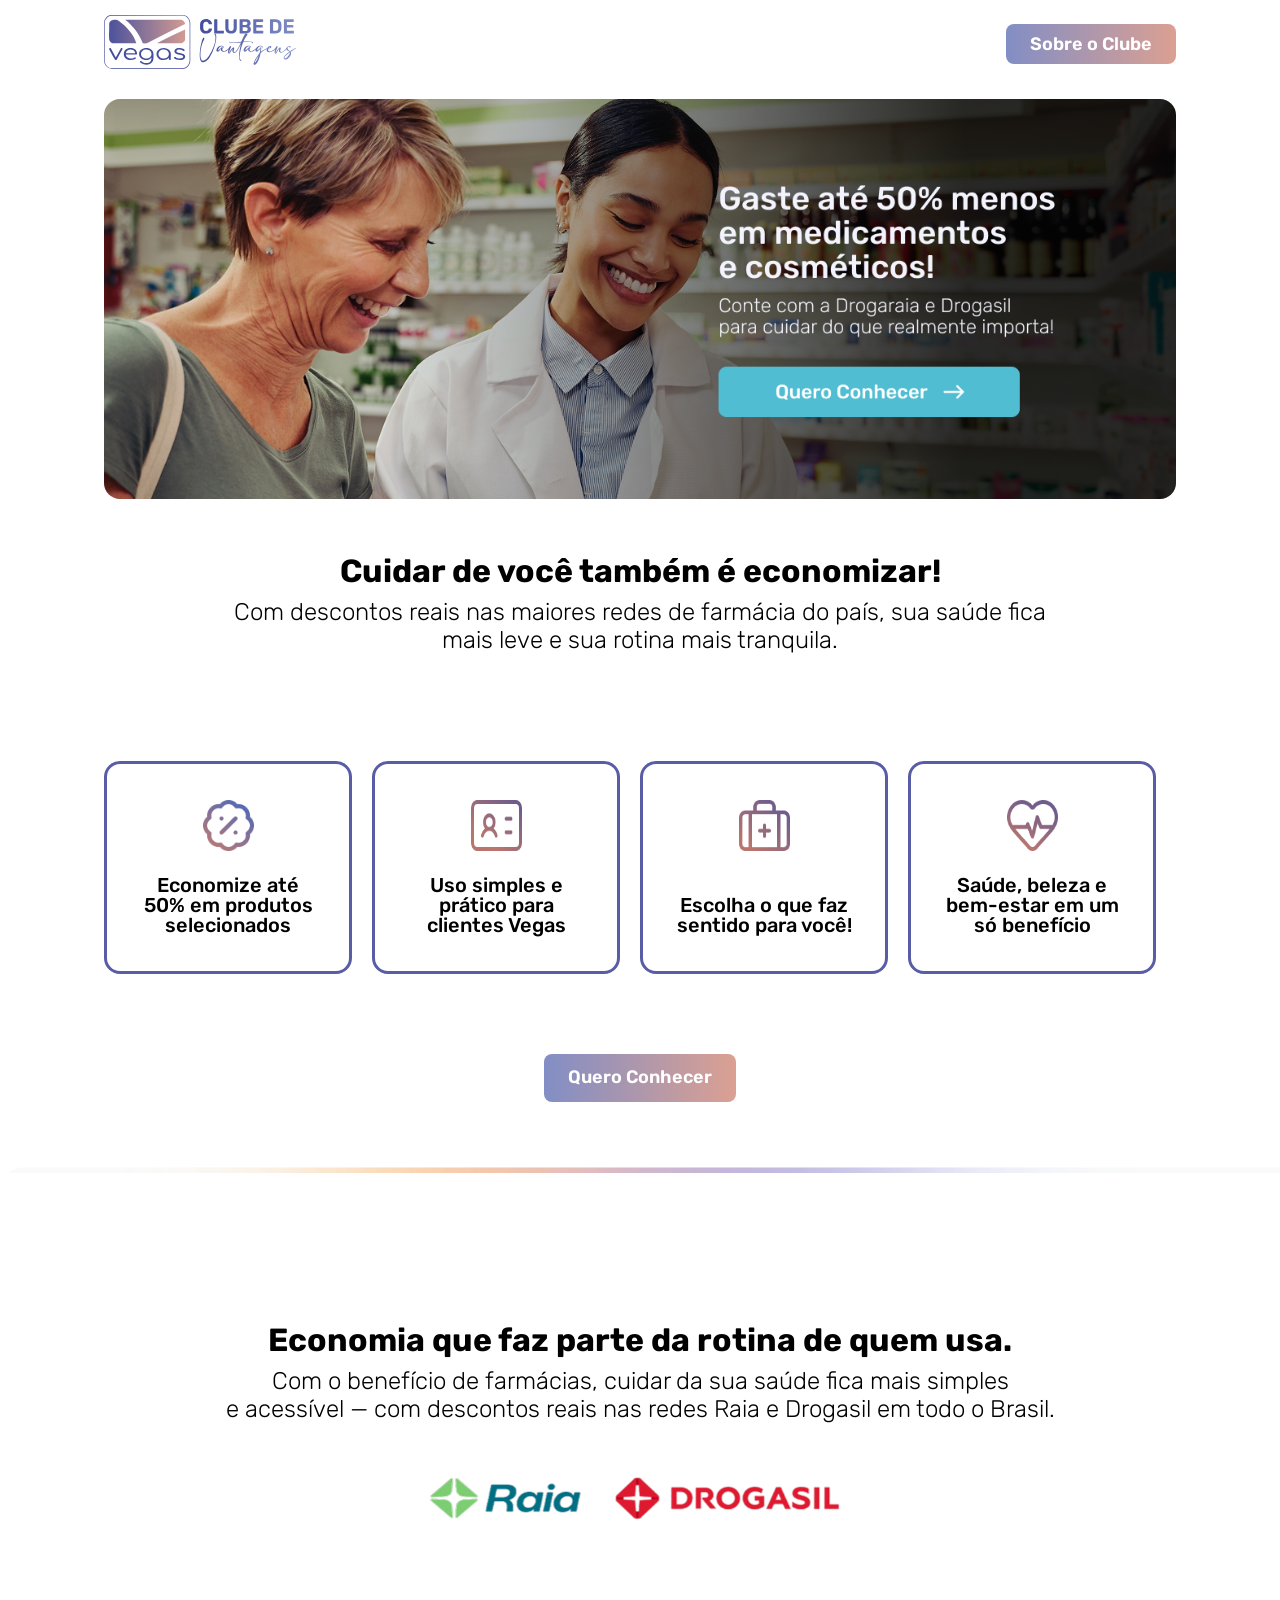
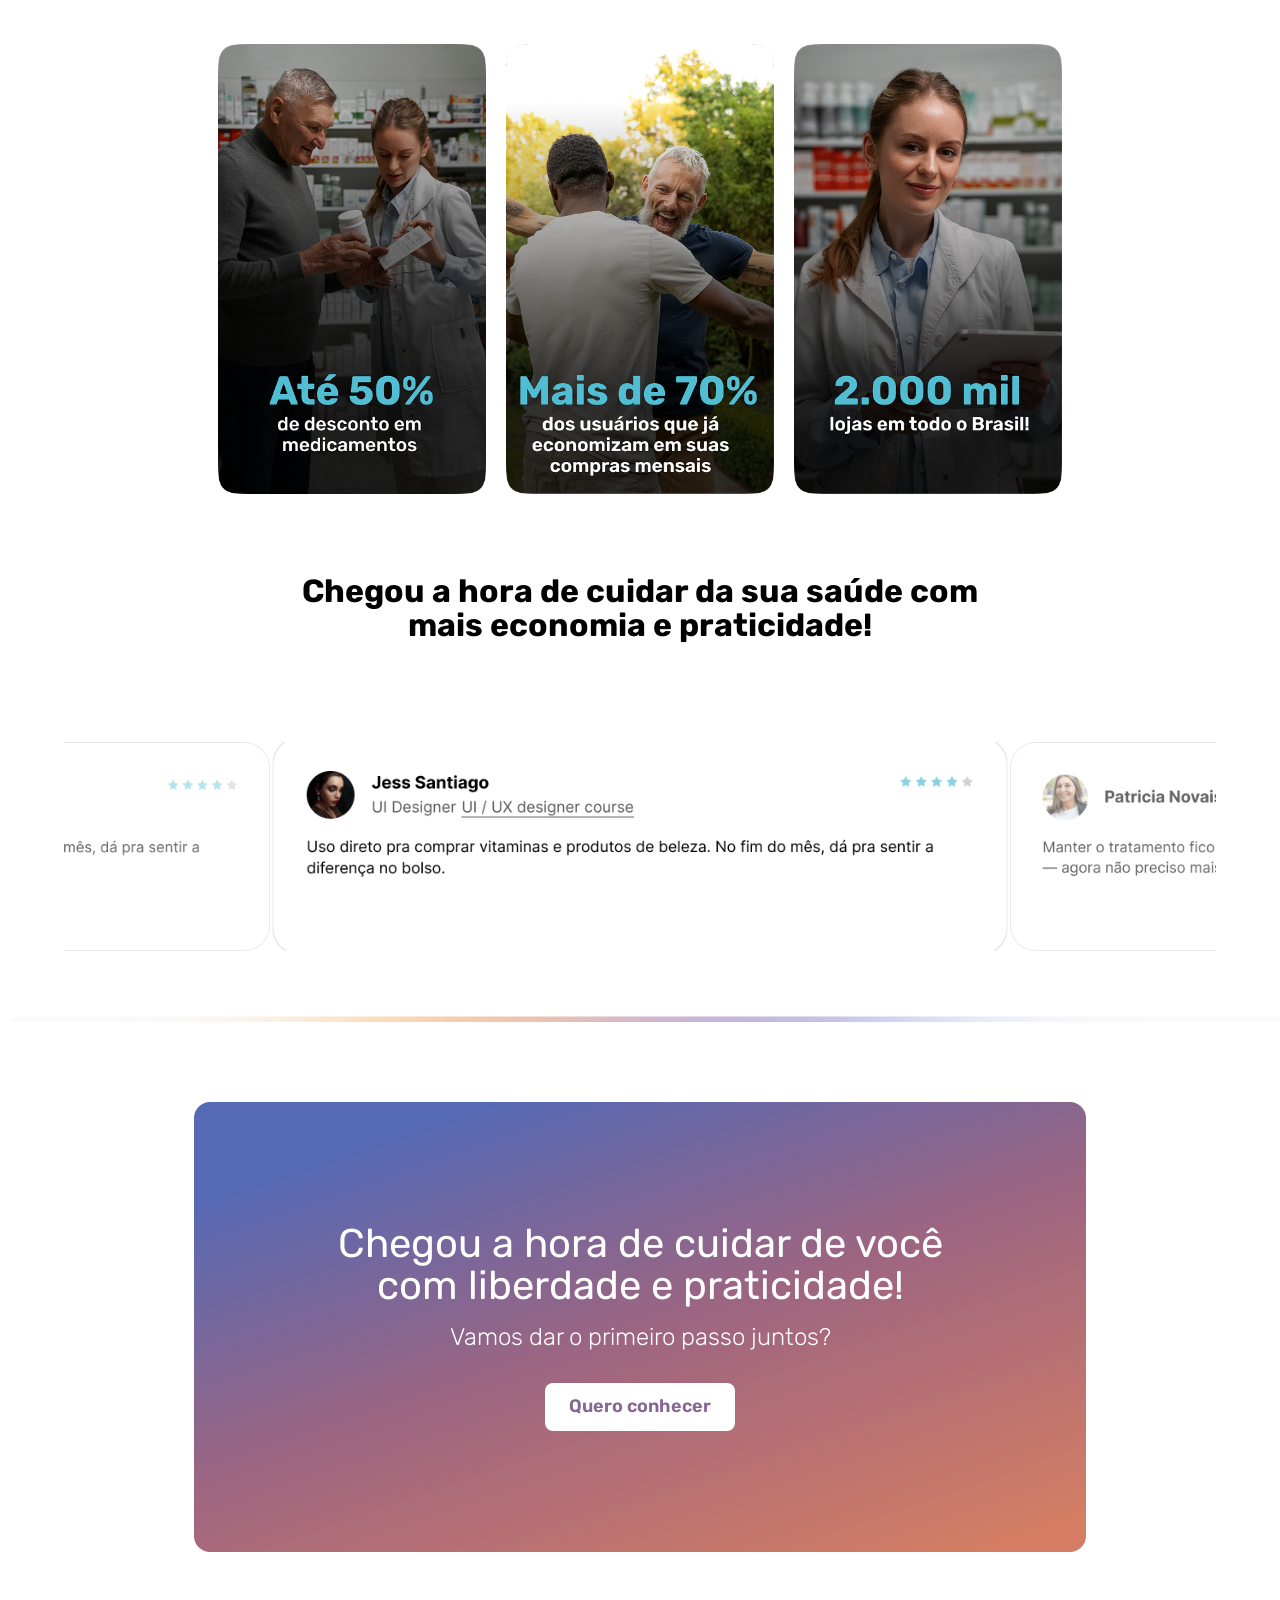
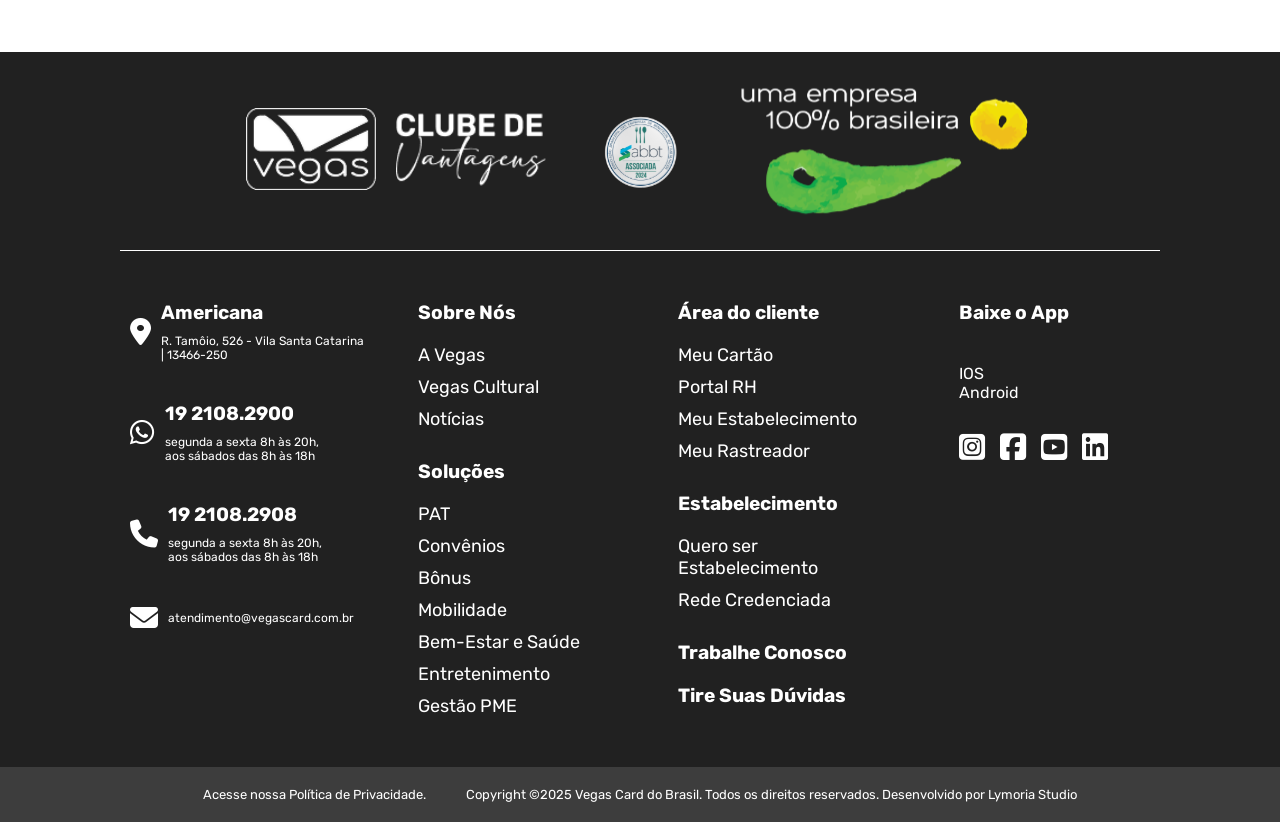
<file: src/farmacia.html>
<!DOCTYPE html>
<html lang="en">
<head>
    <meta charset="UTF-8">
    <meta name="viewport" content="width=device-width, initial-scale=1.0">
    <link rel="stylesheet" href="./styles/global.css?v=34">
    <link rel="icon" type="image/png" href="./imgs/Vector.png">
    <link rel="stylesheet" href="https://cdnjs.cloudflare.com/ajax/libs/font-awesome/6.5.0/css/all.min.css">

    <title>Vegas Benefícios | Sobre Nós</title>
</head>
<body>
   <div class="header">
        <nav>
            <div class="logo">
                <a href="./index.html">
                    <img src="./imgs/logos/Logo.svg" alt="">
                </a>
            </div>

          

           
          <ul class="menu-desktop">
               <!--
             <li><a href="./sobrenos.html">Sobre o Clube</a></li>
               -->
               
     
              
            </ul>

            <button class="btn-header menu-desktop">
                <a href="./sobrenos.html?=v2">Sobre o Clube</a>
            
            </button>
              

            
              <div class="main-menus">
                     <ul >
               
                <li><a href="./sobrenos.html?v=2">Sobre o Clube</a></li>
     
              
            </ul>

            <button class="btn-header">
                <a href="./cadastro-usuario.html?v=2">Faça Parte do Clube</a>
            
            </button>
              </div>
             <div class="menu-hamb">
            <img src="./imgs/icons/menu.svg" alt="">
        </div>

        <div class="close-menu">
            <img src="./imgs/icons/close.svg" alt="">
        </div>
        </nav>

              <div class="menu-overlay"></div>
    </div>

<div class="hero-prod">
  <img src="./imgs/banner-farma2.png" data-href="./cadastro-usuario.html" alt="">
  <img src="./imgs/banners/farmacia-banner-mob.png" data-href="./cadastro-usuario.html" class="banner-mobile-prod" alt="">
</div>

<section class="copy-hero-mobile">
  <h1>Gaste até 50% menos em medicamentos e cosméticos!</h1>
  <p>Conte com a Drogaraia e Drogasil
para cuidar do que realmente importa!</p>

  <a href="./cadastro-usuario.html?v=3" class="btn-conhecer btn-blue">
    Quero conhecer <img src="./imgs/icons/seta.svg" alt="">
  </a>
<div class="midle-line2 line-prod line-mob">
  <img src="./imgs/icons/midle-line.png?v=2" alt="">
</div>
</section>

<section class="copy-after">
<h1 class="title-copy-a">Cuidar de você também é economizar!</h1>
<p>Com descontos reais nas maiores redes de farmácia do país, sua saúde fica <span>mais leve e sua rotina mais tranquila.</span></p>
</section>




<section class="vantagens-prod">
  <div class="card-vantagens-prod">
  <img src="./imgs/icons/icon-farm.png" alt="">
  <p>Economize até 50% em produtos selecionados</p>
  </div>

   <div class="card-vantagens-prod">
  <img src="./imgs/icons/icon-farm2.png" class="card-farma"  alt="">
  <p>Uso simples e prático 
para clientes Vegas</p>
  </div>

   <div class="card-vantagens-prod">
  <img src="./imgs/icons/icon-farm3.png" alt="">
  <p>Escolha o que faz sentido para você! </p>
  </div>

   <div class="card-vantagens-prod">
  <img src="./imgs/icons/icon-farm4.png"  alt="">
  <p>Saúde, beleza e bem-estar em um só benefício</p>
  </div>
</section>

<section class="quero-conhecer">
<a class="btn-conhecer" href="./cadastro-usuario.html?v=3"> Quero Conhecer</a>
</section>

<div class="midle-line2 line-prod">
  <img src="./imgs/icons/midle-line.png?v=2" alt="">
</div>


<section class="prova">
  <h1 class="title-copy-a">Economia que faz parte da rotina de quem usa.</h1>
  <p class="para-pattern">Com o benefício de farmácias, cuidar da sua saúde fica mais simples <span> e acessível — com descontos reais nas redes Raia e Drogasil em todo o Brasil.</span></p>
  <div class="logos-farmacia">
    <img src="./imgs/logos/raia-logo.png" class="raia-logo-pag" alt="">
  <img src="./imgs/logos/drogasil-logo.png" class="drogasil-logo-pag" alt="">
  
  </div>
</section>

<section class="benef-prod">
  <div class="card-ben">
    <img src="./imgs/card-farm.png" alt="">
  </div>

  <div class="card-ben">
    <img src="./imgs/card-farm2.png" alt="">
  </div>

  <div class="card-ben">
    <img src="./imgs/card-farm3.png" alt="">
  </div>
</section>

<section class="ben-copy">
  <h1 class="title-copy-a">Chegou a hora de cuidar da sua saúde com <span> mais economia e praticidade!</span></h1>
</section>

<section class="reviews-prod">
  <div class="wrapper-reviews">
    <img src="./imgs/review03f.png" alt="">
    <img src="./imgs/review01f.png" alt="">
    <img src="./imgs/review-farm.png?v=3" alt="">
  </div>
</section>

<div class="midle-line2 line-prod">
  <img src="./imgs/icons/midle-line.png?v=2" alt="">
</div>



  
<section class="final-prod">
  

  <div class="final-prod-b">
    <div>
      <h1 class="title-final-b">Chegou a hora de cuidar de você <br> com liberdade e praticidade! </h1>
      <p class="para-final-b ">Vamos dar o primeiro passo juntos?</p>
    </div>
    <a href="./cadastro-usuario.html?v=3" class="btn-conhecer btn-white">Quero conhecer</a>
  </div>
</section>







    

<footer>
  <div class="content-brand">
    <img src="./imgs/logo-white.png" class="logo-footer" style=" padding-top: 20px;" alt="">
    <img src="./imgs/logos/logo-abbt 1.svg" href="https://www.abbt.org.br/home" style="width: 10%;" alt="">
    <img src="./imgs/logos/logo-empresa-brasileira.svg" alt="">
  </div>

  <div class="menu-footer">
    <div class="links-rapidos m-f locals">
      <div class="card-footer">
        <i class="fas fa-map-marker-alt"></i>
        <div>
          <h2>Americana</h2>
          <p>R. Tamôio, 526 - Vila Santa Catarina | 13466-250</p>
        </div>
      </div>

      <div class="card-footer">
        <i class="fa-brands fa-whatsapp"></i>
        <div>
          <h2><a target="_blank" href="https://api.whatsapp.com/send/?phone=551921082900">19 2108.2900</a></h2>
          <p>segunda a sexta 8h às 20h,<br> aos sábados das 8h às 18h</p>
        </div>
      </div>

      <div class="card-footer">
        <i class="fa-solid fa-phone"></i>
        <div>
          <h2><a target="_blank" href="tel:+551921082908">19 2108.2908</a></h2>
          <p>segunda a sexta 8h às 20h,<br> aos sábados das 8h às 18h</p>
        </div>
      </div>

      <div class="card-footer">
        <i class="fas fa-envelope"></i>
        <div>
          <p><a href="mailto:atendimento@vegascard.com.br">atendimento@vegascard.com.br</a></p>
        </div>
      </div>
    </div>

    <div class="line-footer"></div>

    <div class="links-rapidos m-f menus">
      <div class="link-div">
        <h2>Sobre Nós</h2>
        <ul>
          <li><a href="https://vegascard.com.br/a-vegas">A Vegas</a></li>
          <li><a href="https://vegascard.com.br/vegas-cultural">Vegas Cultural</a></li>
          <li><a href="https://vegascard.com.br/blog">Notícias</a></li>
        </ul>
      </div>

      <div class="link-div">
        <h2>Soluções</h2>
        <ul>
          <li><a href="https://vegascard.com.br/programa-alimentacao-trabalhador">PAT</a></li>
          <li><a href="https://vegascard.com.br/convenios">Convênios</a></li>
          <li><a href="https://vegascard.com.br/bonus">Bônus</a></li>
          <li><a href="https://vegascard.com.br/mobilidade">Mobilidade</a></li>
          <li><a href="https://vegascard.com.br/bem-estar-saude">Bem-Estar e Saúde</a></li>
          <li><a href="https://vegascard.com.br/entretenimento">Entretenimento</a></li>
          <li><a href="https://vegascard.com.br/gestaopme">Gestão PME</a></li>
        </ul>
      </div>
    </div>

    <div class="links-rapidos menus m-f footer-menus">
      <div class="link-div">
        <h2>Área do cliente</h2>
        <ul>
          <li><a href="https://vegascard.com.br/meu-cartao">Meu Cartão</a></li>
          <li><a href="https://vegascard.com.br/portal-rh">Portal RH</a></li>
          <li><a href="https://vegascard.com.br/meu-estabelecimento">Meu Estabelecimento</a></li>
          <li><a href="https://vegascard.com.br/meu-rastreador">Meu Rastreador</a></li>
        </ul>
      </div>

      <div class="link-div">
        <h2>Estabelecimento</h2>
        <ul>
          <li><a href="https://vegascard.com.br/quero-ser-estabelecimento">Quero ser Estabelecimento</a></li>
          <li><a href="https://vegascard.com.br/rede-credenciada">Rede Credenciada</a></li>
        </ul>
      </div>

      <div class="link-div">
        <a href="https://vegascard.com.br/trabalhe-conosco"><h2>Trabalhe Conosco</h2></a>
        <a href="https://vegascard.com.br/perguntas-frequentes"><h2>Tire Suas Dúvidas</h2></a>
      </div>
    </div>

       <div class="line-footer"></div>

    <div class="app menus m-f">
      <h2>Baixe o App</h2>
      <ul>
        <a href="https://apps.apple.com/br/app/vegas-card/id1478167977" target="_blank" rel="noreferrer"><li>IOS</li></a>
        <a href="https://play.google.com/store/apps/details?id=app.vegascarddobrasil.android&hl=pt_BR&gl=US" target="_blank" rel="noreferrer"><li>Android</li></a>
      </ul>

      <div class="midia-links">
        <a href="https://www.instagram.com/vegascardbrasil/" target="_blank"><i class="fab fa-instagram-square social-media"></i></a>
        <a href="https://www.facebook.com/VEGASCARDdoBrasil" target="_blank"><i class="fab fa-facebook-square social-media"></i></a>
        <a href="https://www.youtube.com/@vegascardbrasil4538" target="_blank"><i class="fab fa-youtube-square social-media"></i></a>
        <a href="https://www.linkedin.com/company/vegascardbrasil/" target="_blank"><i class="fab fa-linkedin social-media"></i></a>
      </div>
    </div>
  </div>
</footer>

    <div class="down-footer">
        <p>Acesse nossa Política de Privacidade.</p>
        <p>Copyright ©2025 Vegas Card do Brasil. Todos os direitos reservados. Desenvolvido por Lymoria Studio</p>
       </div>

<script>
 

</script>
     
 <script src="./scripts/components/menumobile.js"></script>
 <script src="./scripts/components/review-slider.js"></script>
 




   
</body>
</html>
</file>
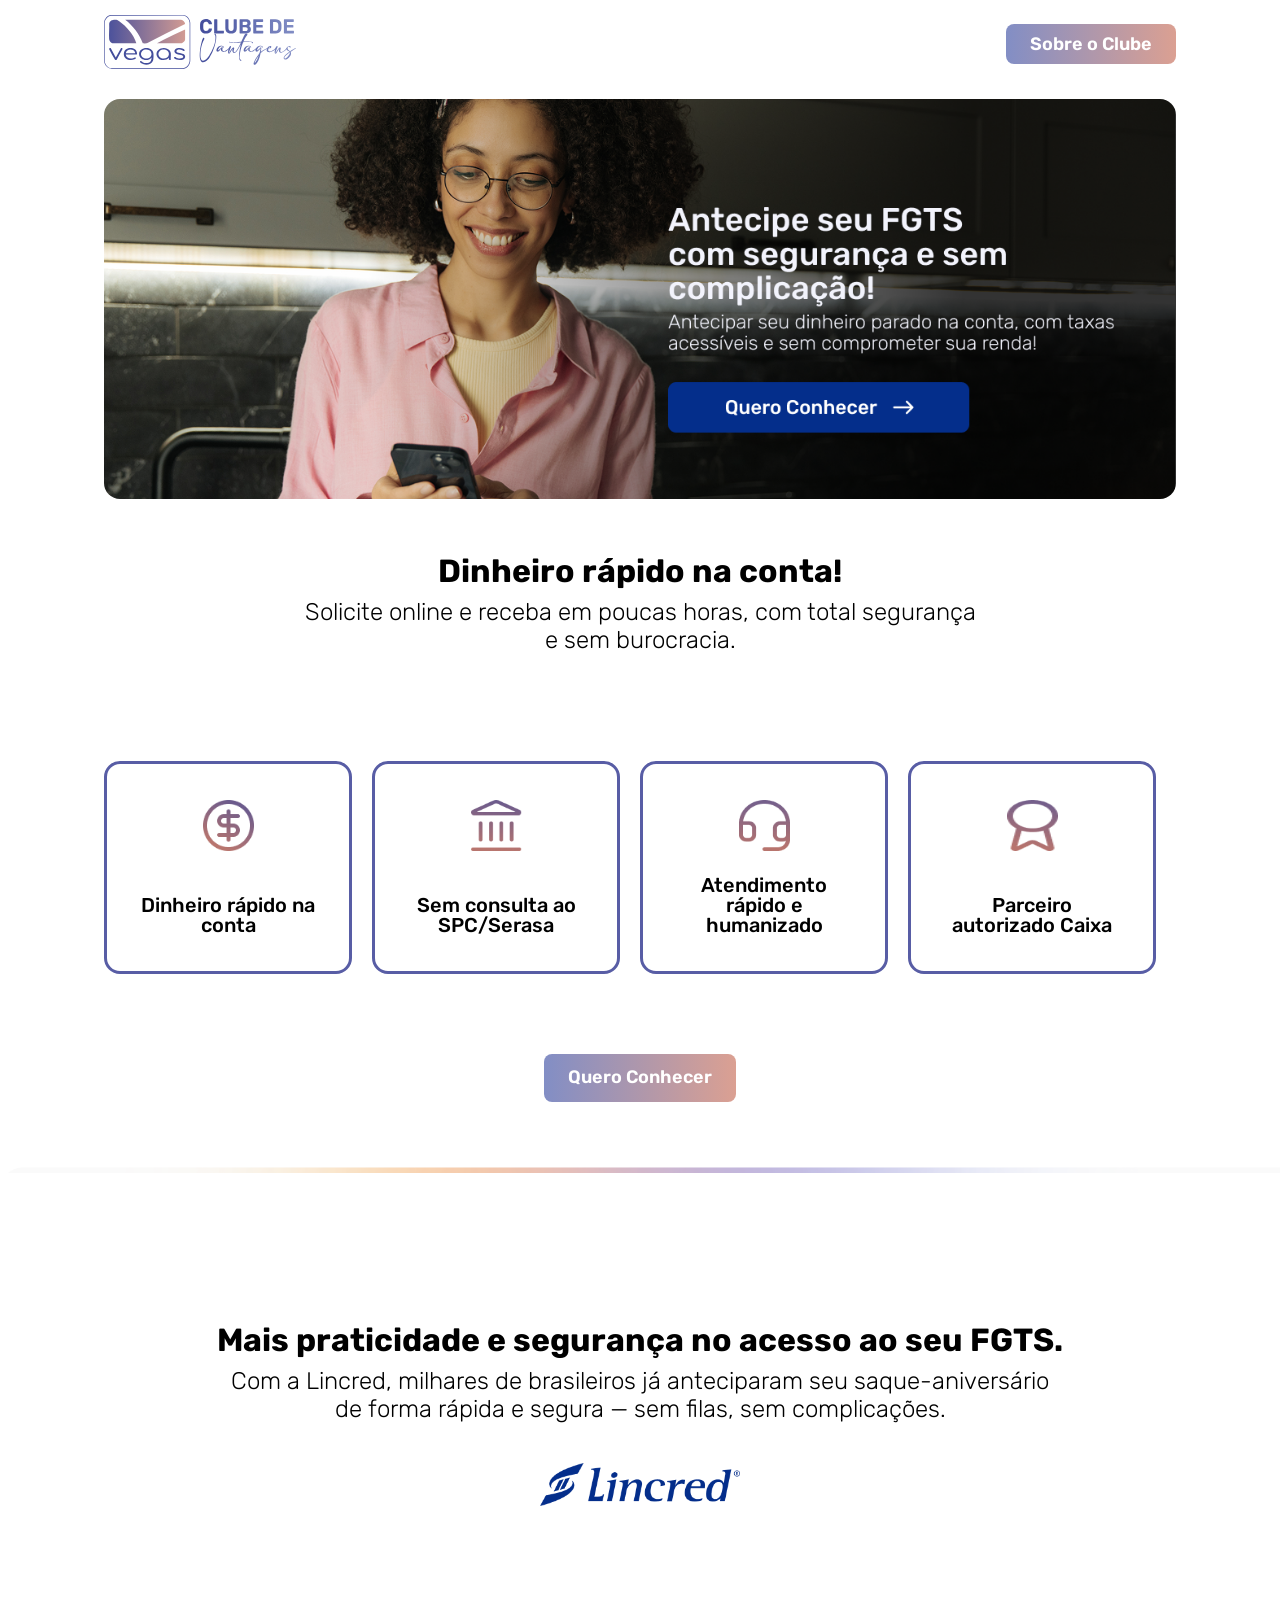
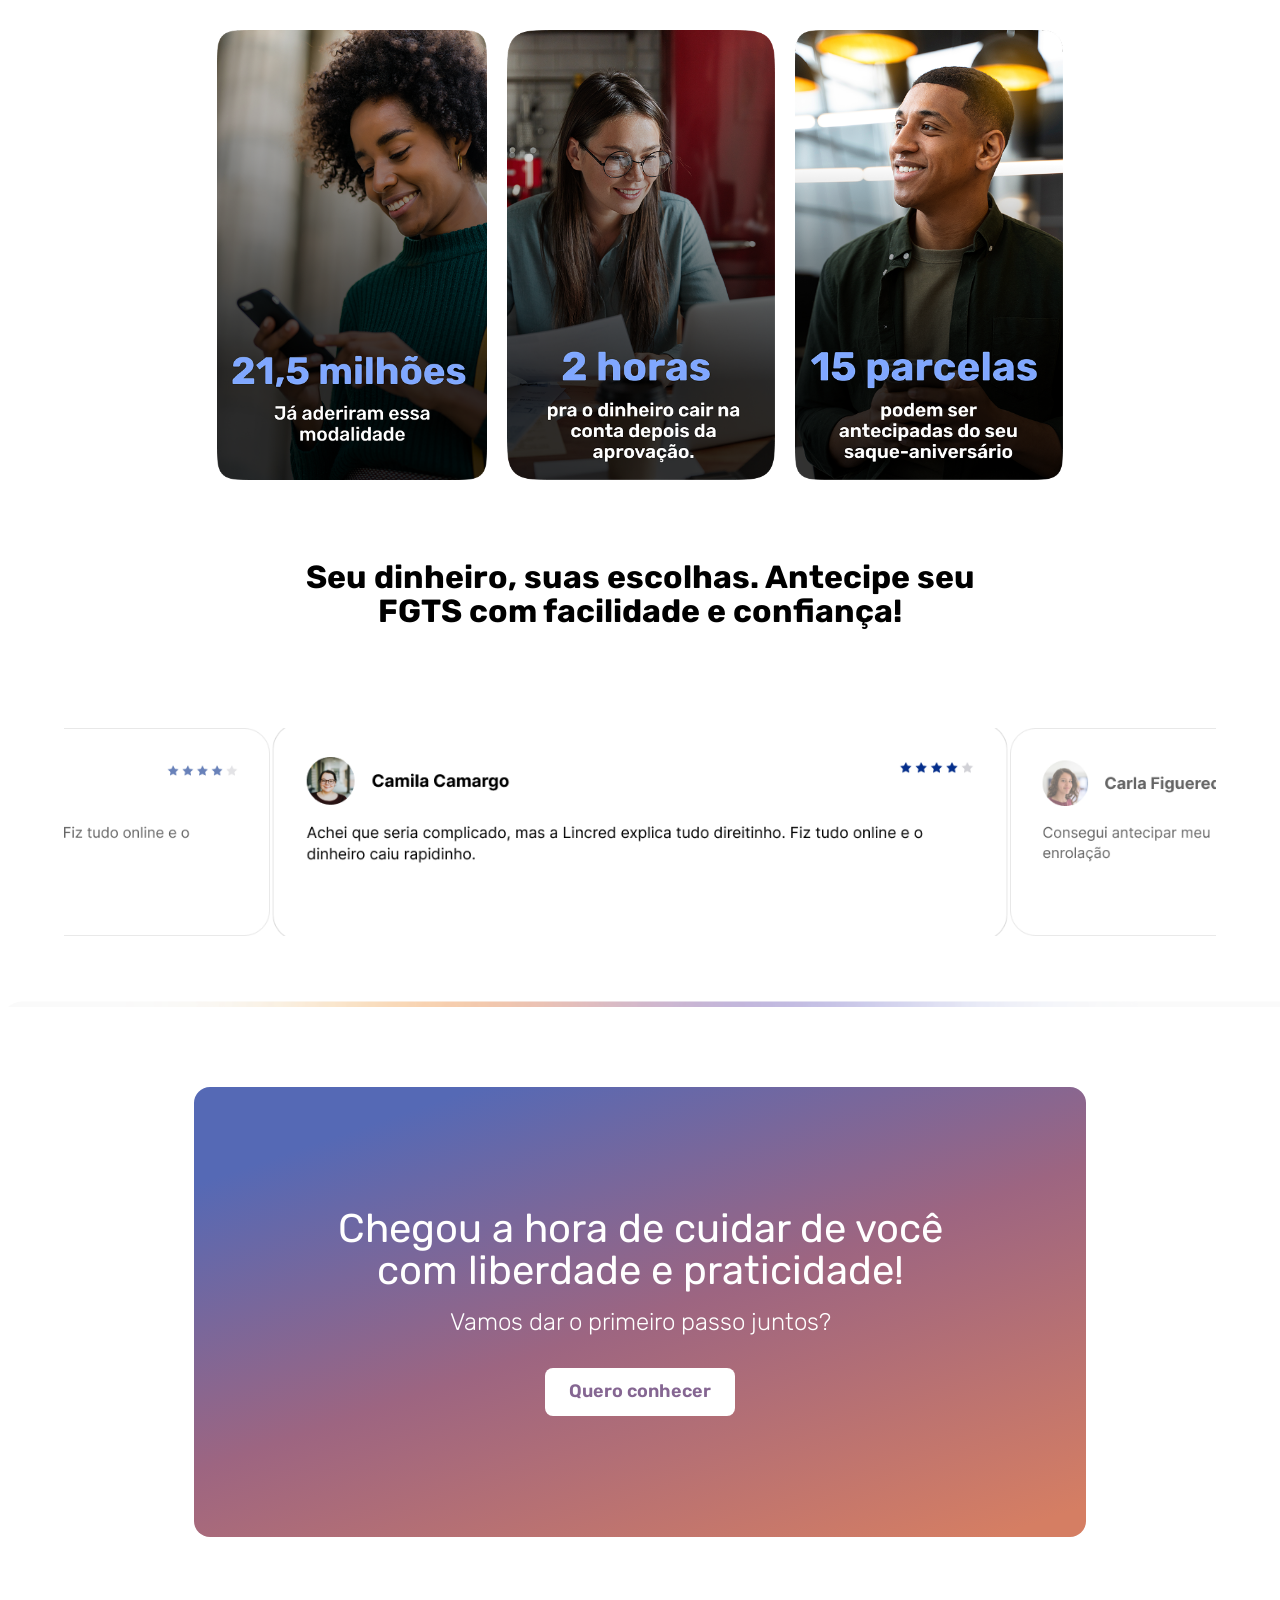
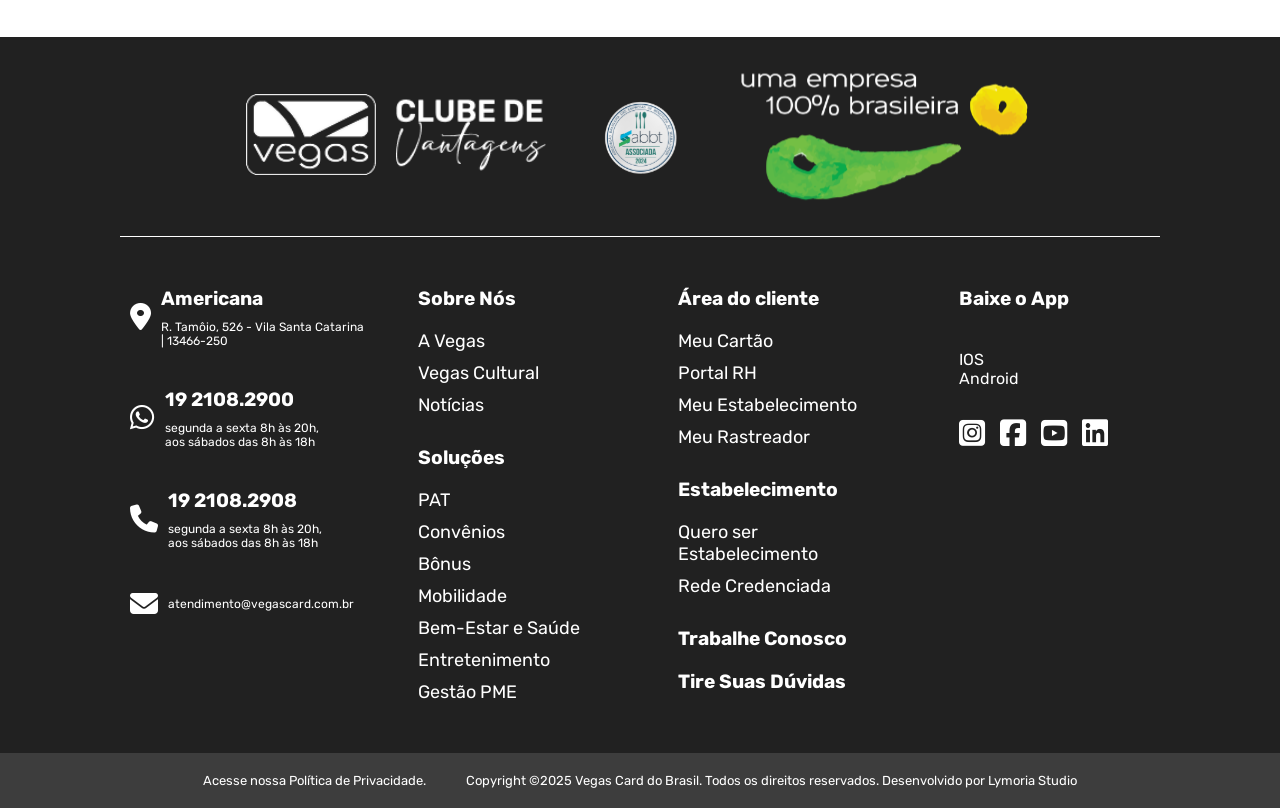
<file: src/fgts.html>
<!DOCTYPE html>
<html lang="en">
<head>
    <meta charset="UTF-8">
    <meta name="viewport" content="width=device-width, initial-scale=1.0">
    <link rel="stylesheet" href="./styles/global.css?v=33">
    <link rel="icon" type="image/png" href="./imgs/Vector.png">
    <link rel="stylesheet" href="https://cdnjs.cloudflare.com/ajax/libs/font-awesome/6.5.0/css/all.min.css">

    <title>Vegas Benefícios | Sobre Nós</title>
</head>
<body>
   <div class="header">
        <nav>
            <div class="logo">
                <a href="./index.html">
                    <img src="./imgs/logos/Logo.svg" alt="">
                </a>
            </div>

          

           
          <ul class="menu-desktop">
               <!--
             <li><a href="./sobrenos.html">Sobre o Clube</a></li>
               -->
               
     
              
            </ul>

            <button class="btn-header menu-desktop">
                <a href="./sobrenos.html?=v2">Sobre o Clube</a>
            
            </button>
              

            
              <div class="main-menus">
                     <ul >
               
                <li><a href="./sobrenos.html?v=2">Sobre o Clube</a></li>
     
              
            </ul>

            <button class="btn-header">
                <a href="./cadastro-usuario.html?v=2">Faça Parte do Clube</a>
            
            </button>
              </div>
             <div class="menu-hamb">
            <img src="./imgs/icons/menu.svg" alt="">
        </div>

        <div class="close-menu">
            <img src="./imgs/icons/close.svg" alt="">
        </div>
        </nav>

              <div class="menu-overlay"></div>
    </div>

<div class="hero-prod">
  <img src="./imgs/banners/banner-fgts.png" data-href="./cadastro-usuario.html" alt="">
  <img src="./imgs/banners/mulher-fgts.png" data-href="./cadastro-usuario.html" class="banner-mobile-prod" alt="">
</div>

<section class="copy-hero-mobile">
  <h1>Antecipe seu FGTS com 
segurança e sem complicação!</h1>
  <p>Solicite online e receba em poucas horas, com total segurança <span> e sem burocracia.</span></p>
  <img src="./imgs/logos/logolincred.png" class="fgts-logo-pag" alt="">

  <a href="./cadastro-usuario.html?v=3" class="btn-conhecer btn-dkblue">
    Quero conhecer <img src="./imgs/icons/seta.svg" alt="">
  </a>
<div class="midle-line2 line-prod line-mob">
  <img src="./imgs/icons/midle-line.png?v=2" alt="">
</div>
</section>

<section class="copy-after">
<h1 class="title-copy-a"> Dinheiro rápido na conta!</h1>
<p>Solicite online e receba em poucas horas, com total segurança <span> e sem burocracia.</span></p>
</section>




<section class="vantagens-prod">
  <div class="card-vantagens-prod">
  <img src="./imgs/icons/icon-fgts.png" alt="">
  <p>Dinheiro rápido na conta</p>
  </div>

   <div class="card-vantagens-prod" >
  <img src="./imgs/icons/icon-fgts2.png"   alt="">
  <p> Sem consulta ao SPC/Serasa</p>
  </div>

   <div class="card-vantagens-prod" >
  <img src="./imgs/icons/icon-fgts3.png"  alt="">
  <p>Atendimento rápido e humanizado</p>
  </div>

   <div class="card-vantagens-prod">
  <img src="./imgs/icons/icon-fgts4.png" alt="">
  <p> Parceiro autorizado Caixa</p>
  </div>
</section>

<section class="quero-conhecer">
<a class="btn-conhecer" href="./cadastro-usuario.html?v=3">Quero Conhecer</a>
</section>

<div class="midle-line2 line-prod">
  <img src="./imgs/icons/midle-line.png?v=2" alt="">
</div>


<section class="prova">
  <h1 class="title-copy-a">Mais praticidade e segurança no acesso ao seu FGTS.</h1>
  <p class="para-pattern">Com a Lincred, milhares de brasileiros já anteciparam seu saque-aniversário <span> de forma rápida e segura — sem filas, sem complicações.</span></p>
  <div class="logos-mediquo">
    <img src="./imgs/logos/logolincred.png" class="medi-logo-pag" alt="">
 
  
  </div>
</section>

<section class="benef-prod">
  <div class="card-ben">
    <img src="./imgs/card-fgts.png" alt="">
  </div>

  <div class="card-ben">
    <img src="./imgs/card-fgts2.png" alt="">
  </div>

  <div class="card-ben">
    <img src="./imgs/card-fgts3.png" alt="">
  </div>
</section>

<section class="ben-copy">
  <h1 class="title-copy-a">Seu dinheiro, suas escolhas. Antecipe seu <span> FGTS com facilidade e confiança!</span></h1>
</section>

<section class="reviews-prod">
  <div class="wrapper-reviews">
    <img src="./imgs/review-fgts3.png" alt="">
    <img src="./imgs/review-fgts0.png" alt="">
    <img src="./imgs/review-fgts2.png" alt="">
  </div>
</section>

<div class="midle-line2 line-prod">
  <img src="./imgs/icons/midle-line.png?v=2" alt="">
</div>



  
<section class="final-prod">
  

  <div class="final-prod-b">
    <div>
      <h1 class="title-final-b">Chegou a hora de cuidar de você <br> com liberdade e praticidade! </h1>
      <p class="para-final-b ">Vamos dar o primeiro passo juntos?</p>
    </div>
    <a href="./cadastro-usuario.html?v=3" class="btn-conhecer btn-white">Quero conhecer</a>
  </div>
</section>







    

<footer>
  <div class="content-brand">
    <img src="./imgs/logo-white.png" class="logo-footer" style=" padding-top: 20px;" alt="">
    <img src="./imgs/logos/logo-abbt 1.svg" href="https://www.abbt.org.br/home" style="width: 10%;" alt="">
    <img src="./imgs/logos/logo-empresa-brasileira.svg" alt="">
  </div>

  <div class="menu-footer">
    <div class="links-rapidos m-f locals">
      <div class="card-footer">
        <i class="fas fa-map-marker-alt"></i>
        <div>
          <h2>Americana</h2>
          <p>R. Tamôio, 526 - Vila Santa Catarina | 13466-250</p>
        </div>
      </div>

      <div class="card-footer">
        <i class="fa-brands fa-whatsapp"></i>
        <div>
          <h2><a target="_blank" href="https://api.whatsapp.com/send/?phone=551921082900">19 2108.2900</a></h2>
          <p>segunda a sexta 8h às 20h,<br> aos sábados das 8h às 18h</p>
        </div>
      </div>

      <div class="card-footer">
        <i class="fa-solid fa-phone"></i>
        <div>
          <h2><a target="_blank" href="tel:+551921082908">19 2108.2908</a></h2>
          <p>segunda a sexta 8h às 20h,<br> aos sábados das 8h às 18h</p>
        </div>
      </div>

      <div class="card-footer">
        <i class="fas fa-envelope"></i>
        <div>
          <p><a href="mailto:atendimento@vegascard.com.br">atendimento@vegascard.com.br</a></p>
        </div>
      </div>
    </div>

    <div class="line-footer"></div>

    <div class="links-rapidos m-f menus">
      <div class="link-div">
        <h2>Sobre Nós</h2>
        <ul>
          <li><a href="https://vegascard.com.br/a-vegas">A Vegas</a></li>
          <li><a href="https://vegascard.com.br/vegas-cultural">Vegas Cultural</a></li>
          <li><a href="https://vegascard.com.br/blog">Notícias</a></li>
        </ul>
      </div>

      <div class="link-div">
        <h2>Soluções</h2>
        <ul>
          <li><a href="https://vegascard.com.br/programa-alimentacao-trabalhador">PAT</a></li>
          <li><a href="https://vegascard.com.br/convenios">Convênios</a></li>
          <li><a href="https://vegascard.com.br/bonus">Bônus</a></li>
          <li><a href="https://vegascard.com.br/mobilidade">Mobilidade</a></li>
          <li><a href="https://vegascard.com.br/bem-estar-saude">Bem-Estar e Saúde</a></li>
          <li><a href="https://vegascard.com.br/entretenimento">Entretenimento</a></li>
          <li><a href="https://vegascard.com.br/gestaopme">Gestão PME</a></li>
        </ul>
      </div>
    </div>

    <div class="links-rapidos menus m-f footer-menus">
      <div class="link-div">
        <h2>Área do cliente</h2>
        <ul>
          <li><a href="https://vegascard.com.br/meu-cartao">Meu Cartão</a></li>
          <li><a href="https://vegascard.com.br/portal-rh">Portal RH</a></li>
          <li><a href="https://vegascard.com.br/meu-estabelecimento">Meu Estabelecimento</a></li>
          <li><a href="https://vegascard.com.br/meu-rastreador">Meu Rastreador</a></li>
        </ul>
      </div>

      <div class="link-div">
        <h2>Estabelecimento</h2>
        <ul>
          <li><a href="https://vegascard.com.br/quero-ser-estabelecimento">Quero ser Estabelecimento</a></li>
          <li><a href="https://vegascard.com.br/rede-credenciada">Rede Credenciada</a></li>
        </ul>
      </div>

      <div class="link-div">
        <a href="https://vegascard.com.br/trabalhe-conosco"><h2>Trabalhe Conosco</h2></a>
        <a href="https://vegascard.com.br/perguntas-frequentes"><h2>Tire Suas Dúvidas</h2></a>
      </div>
    </div>

       <div class="line-footer"></div>

    <div class="app menus m-f">
      <h2>Baixe o App</h2>
      <ul>
        <a href="https://apps.apple.com/br/app/vegas-card/id1478167977" target="_blank" rel="noreferrer"><li>IOS</li></a>
        <a href="https://play.google.com/store/apps/details?id=app.vegascarddobrasil.android&hl=pt_BR&gl=US" target="_blank" rel="noreferrer"><li>Android</li></a>
      </ul>

      <div class="midia-links">
        <a href="https://www.instagram.com/vegascardbrasil/" target="_blank"><i class="fab fa-instagram-square social-media"></i></a>
        <a href="https://www.facebook.com/VEGASCARDdoBrasil" target="_blank"><i class="fab fa-facebook-square social-media"></i></a>
        <a href="https://www.youtube.com/@vegascardbrasil4538" target="_blank"><i class="fab fa-youtube-square social-media"></i></a>
        <a href="https://www.linkedin.com/company/vegascardbrasil/" target="_blank"><i class="fab fa-linkedin social-media"></i></a>
      </div>
    </div>
  </div>
</footer>

    <div class="down-footer">
        <p>Acesse nossa Política de Privacidade.</p>
        <p>Copyright ©2025 Vegas Card do Brasil. Todos os direitos reservados. Desenvolvido por Lymoria Studio</p>
       </div>

<script>
 

</script>
     
 <script src="./scripts/components/menumobile.js"></script>
 <script src="./scripts/components/review-slider.js?v=2"></script>
   
</body>
</html>
</file>
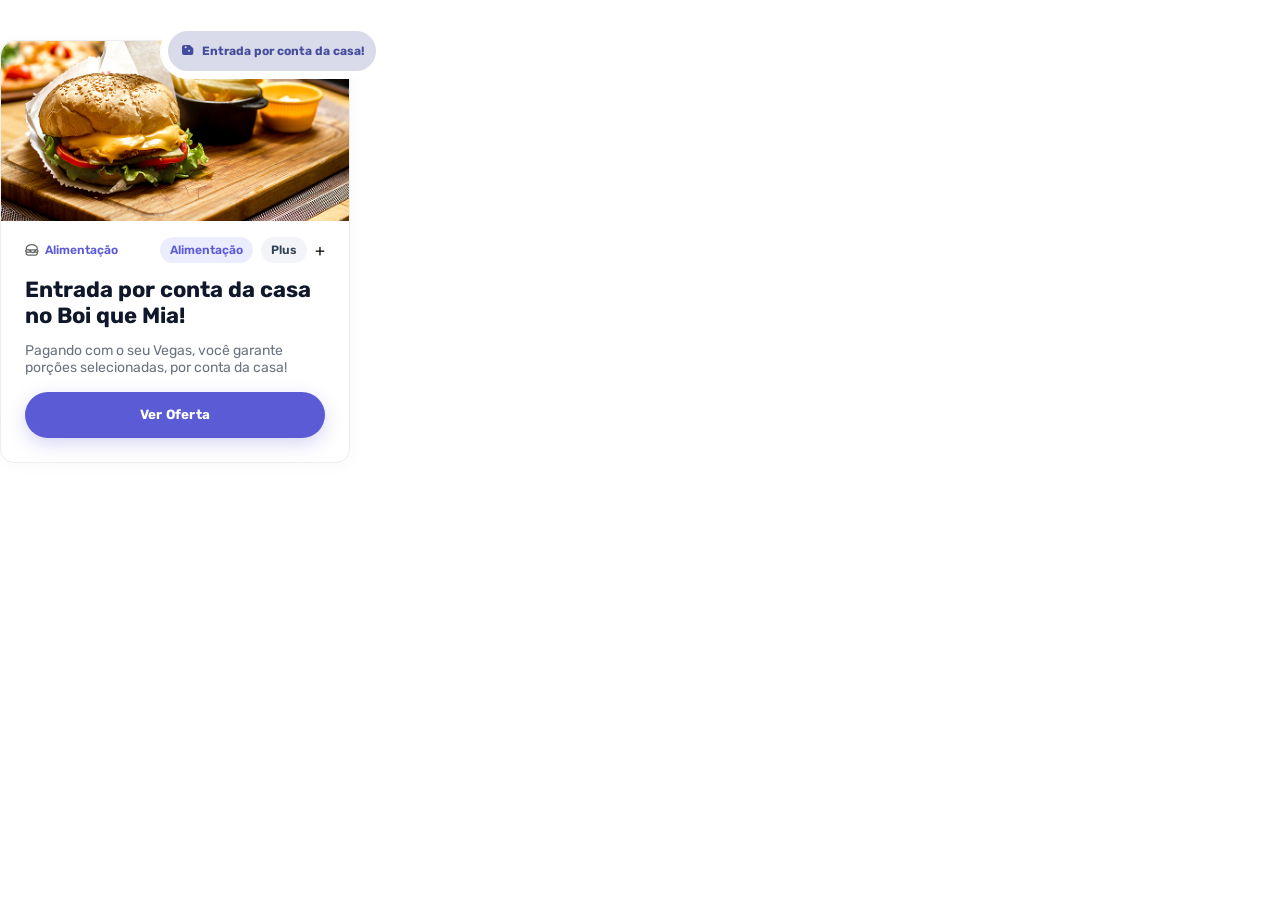
<file: src/map.html>
<!DOCTYPE html>
<html lang="en">
<head>
  <meta charset="UTF-8">
  <meta name="viewport" content="width=device-width, initial-scale=1.0">
  <link rel="stylesheet" href="./styles/global.css">
  <title>Document</title>
</head>
<body>

    <article class="coupon-card" data-cupom="boi que mia">
    <div class="coupon-media">
      <img src="./imgs/boimia-cupom.png" alt="Cliente no mercado" loading="lazy">
      <span class="coupon-badge">
        <svg viewBox="0 0 24 24" aria-hidden="true"><path d="M3 6a3 3 0 0 1 3-3h8.5a1 1 0 0 1 .7.29l4.5 4.5a1 1 0 0 1 .3.71V15a3 3 0 0 1-3 3H6a3 3 0 0 1-3-3V6zM8.5 8a1.5 1.5 0 1 0 0-3 1.5 1.5 0 0 0 0 3zm5 5a1.5 1.5 0 1 0 0-3 1.5 1.5 0 0 0 0 3z"/></svg>
        <strong>Entrada por conta da casa!</strong>
      </span>
    </div>

    <div class="coupon-body">
      <div class="coupon-meta">
        <span class="meta-cat">
          <img src="./imgs/icons/hamb-icon.svg" alt="">
          Alimentação
        </span>
        <div class="meta-pills">
          <span class="pill">Alimentação</span>
          <span class="pill pill-alt">Plus</span>
          <span>+</span>
        </div>
      </div>

      <h3 class="coupon-title">Entrada por conta da casa no Boi que Mia!</h3>
      <p class="coupon-sub">Pagando com o seu Vegas, você garante porções selecionadas, por conta da casa!</p>

      <button class="coupon-cta" type="button">Ver Oferta</button>
    </div>
  </article>
</body>
</html>
</file>
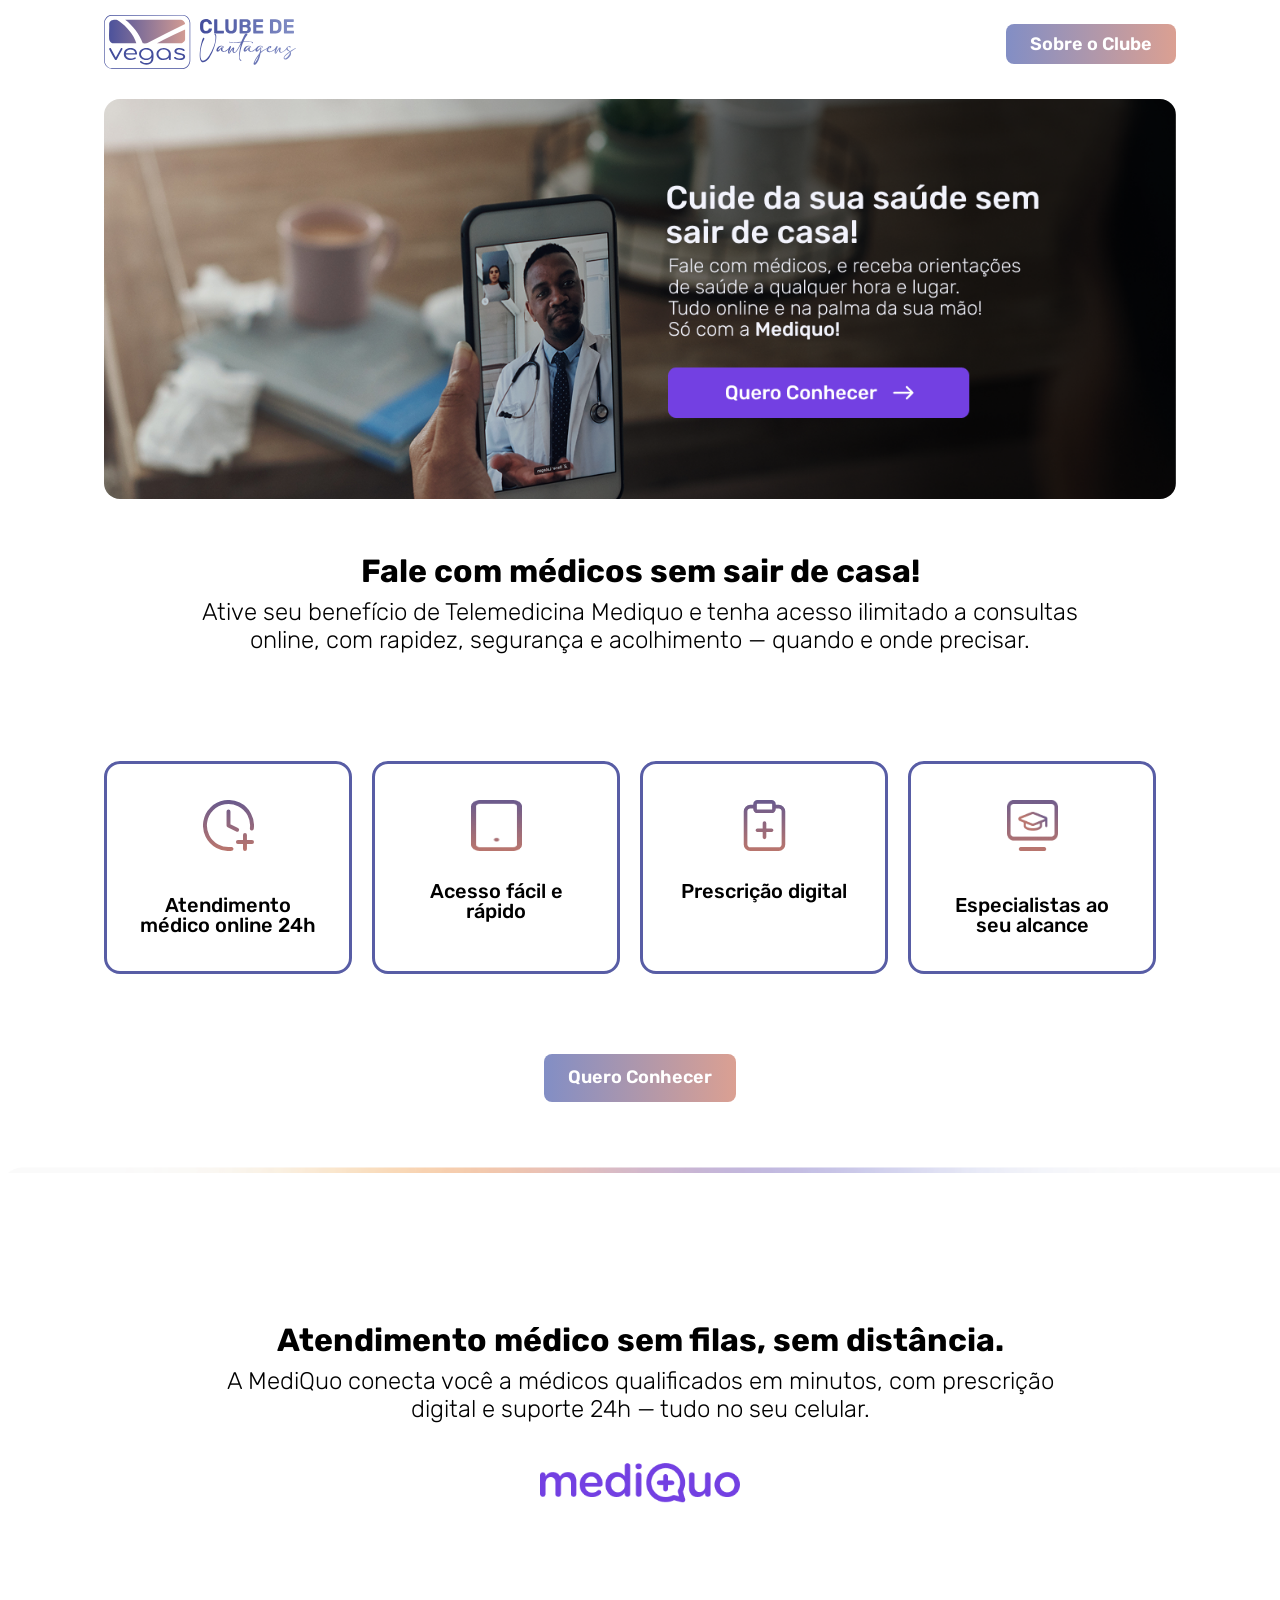
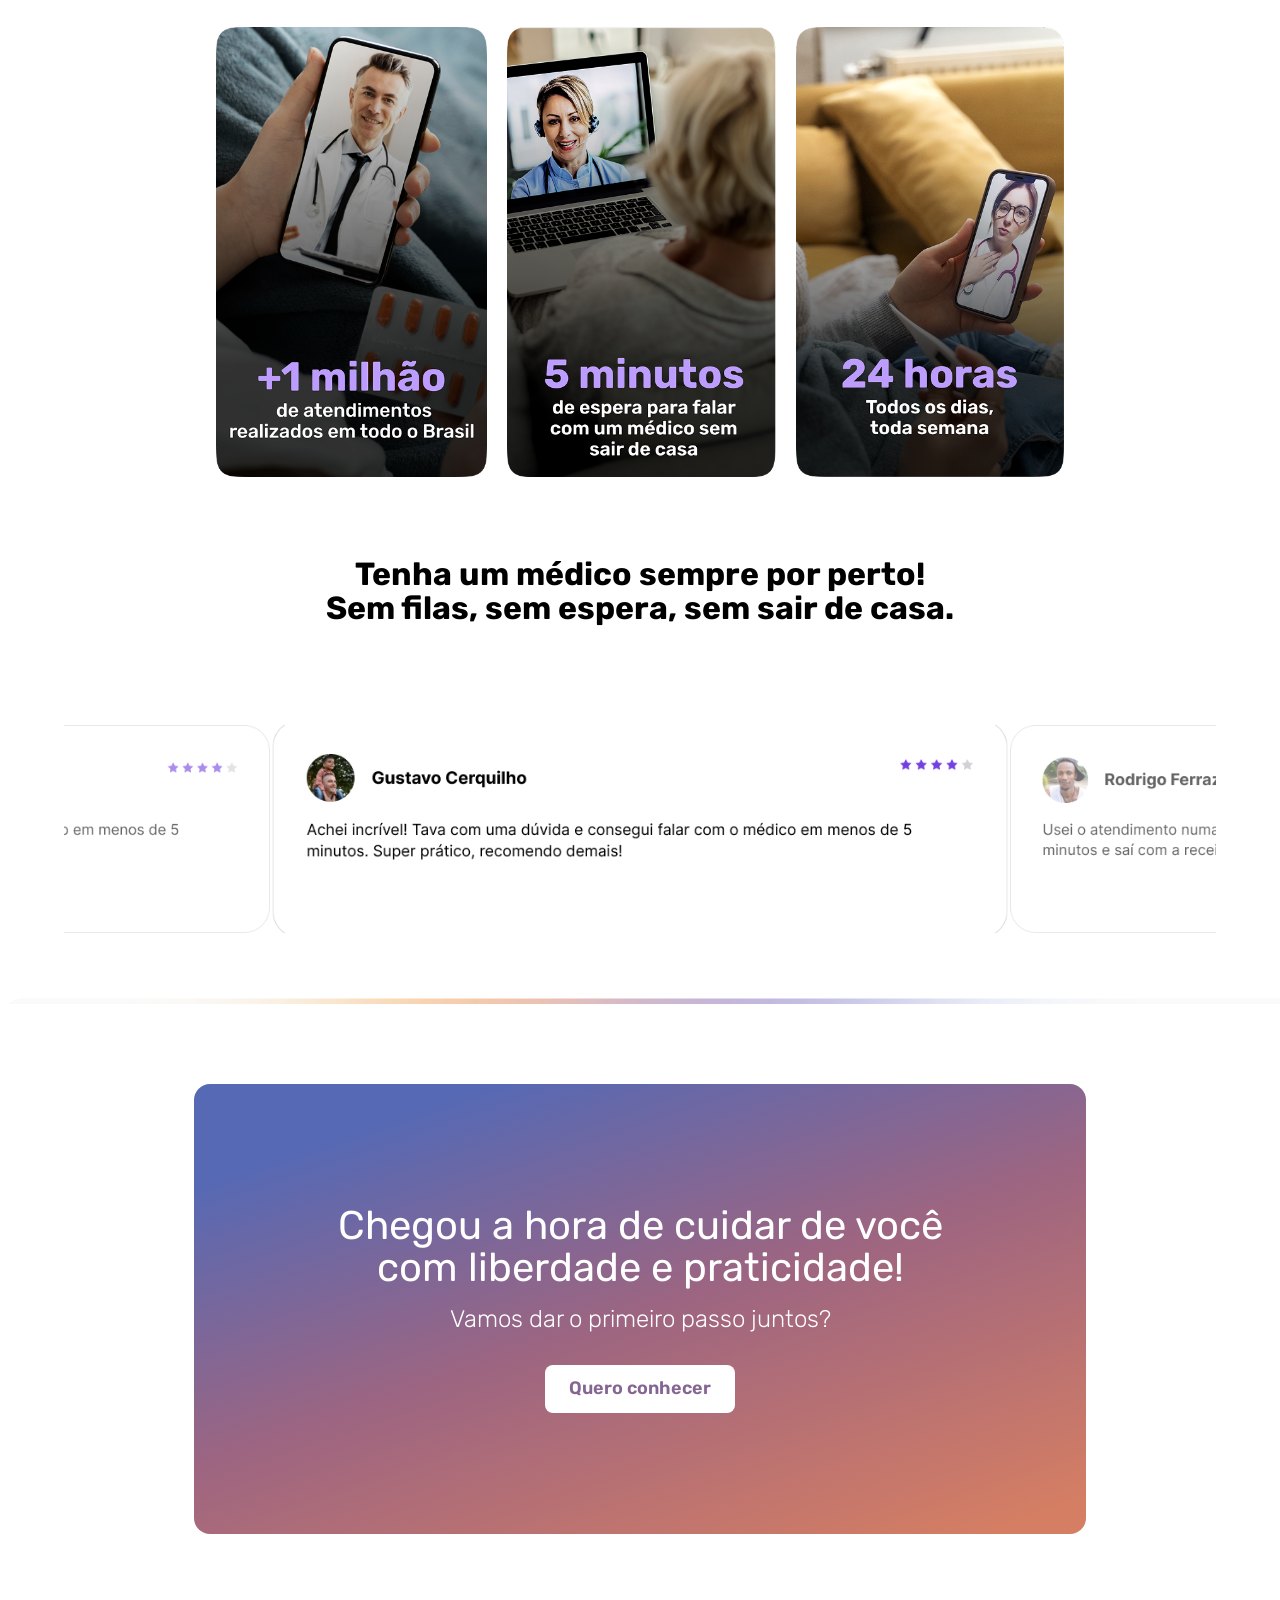
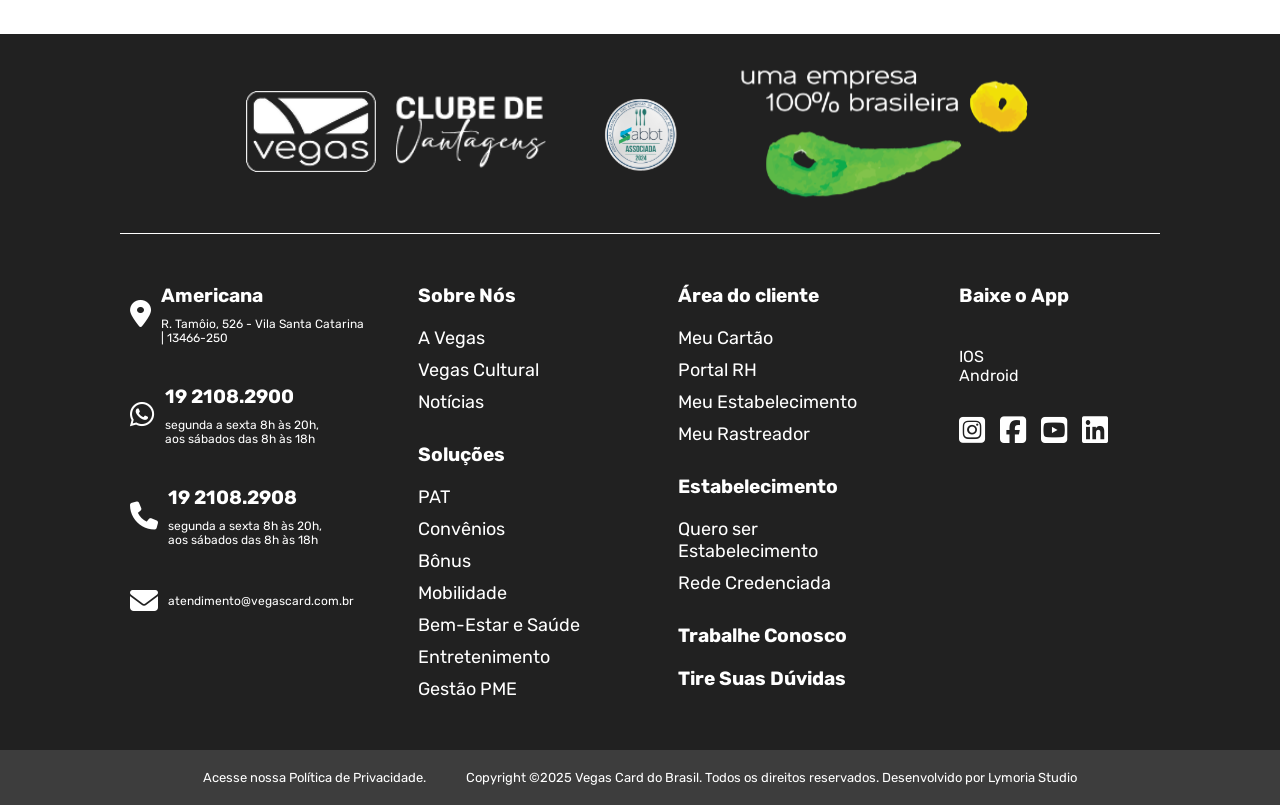
<file: src/mediquo.html>
<!DOCTYPE html>
<html lang="en">
<head>
    <meta charset="UTF-8">
    <meta name="viewport" content="width=device-width, initial-scale=1.0">
    <link rel="stylesheet" href="./styles/global.css?v=34">
    <link rel="icon" type="image/png" href="./imgs/Vector.png">
    <link rel="stylesheet" href="https://cdnjs.cloudflare.com/ajax/libs/font-awesome/6.5.0/css/all.min.css">

    <title>Vegas Benefícios | Sobre Nós</title>
</head>
<body>
   <div class="header">
        <nav>
            <div class="logo">
                <a href="./index.html">
                    <img src="./imgs/logos/Logo.svg" alt="">
                </a>
            </div>

          

           
          <ul class="menu-desktop">
               <!--
             <li><a href="./sobrenos.html">Sobre o Clube</a></li>
               -->
               
     
              
            </ul>

            <button class="btn-header menu-desktop">
                <a href="./sobrenos.html?=v2">Sobre o Clube</a>
            
            </button>
              

            
              <div class="main-menus">
                     <ul >
               
                <li><a href="./sobrenos.html?v=2">Sobre o Clube</a></li>
     
              
            </ul>

            <button class="btn-header">
                <a href="./cadastro-usuario.html?v=2">Faça Parte do Clube</a>
            
            </button>
              </div>
             <div class="menu-hamb">
            <img src="./imgs/icons/menu.svg" alt="">
        </div>

        <div class="close-menu">
            <img src="./imgs/icons/close.svg" alt="">
        </div>
        </nav>

              <div class="menu-overlay"></div>
    </div>

<div class="hero-prod">
  <img src="./imgs/banners/mediquo-banner.png" data-href="./cadastro-usuario.html" alt="">
  <img src="./imgs/banners/mediquo-banner-mob.png" data-href="./cadastro-usuario.html" class="banner-mobile-prod" alt="">
</div>

<section class="copy-hero-mobile">
  <h1>Cuide da sua saúde sem
sair de casa!</h1>
  <p>Fale com médicos, e receba orientações 
de saúde a qualquer hora e lugar. 
Tudo online e na palma da sua mão! 
Só com a Mediquo!</p>

  <a href="./cadastro-usuario.html?v=3" class="btn-conhecer btn-purple">
    Quero conhecer <img src="./imgs/icons/seta.svg" alt="">
  </a>
<div class="midle-line2 line-prod line-mob">
  <img src="./imgs/icons/midle-line.png?v=2" alt="">
</div>
</section>

<section class="copy-after">
<h1 class="title-copy-a">Fale com médicos sem sair de casa!</h1>
<p>Ative seu benefício de Telemedicina Mediquo e tenha acesso ilimitado a consultas <span>online, com rapidez, segurança e acolhimento — quando e onde precisar.</span></span></p>
</section>




<section class="vantagens-prod">
  <div class="card-vantagens-prod">
  <img src="./imgs/icons/icon-medi.svg" alt="">
  <p>Atendimento médico online 24h</p>
  </div>

   <div class="card-vantagens-prod" style="justify-content: start; gap: 30px;">
  <img src="./imgs/icons/icon-medi4.png"   alt="">
  <p> Acesso fácil e rápido</p>
  </div>

   <div class="card-vantagens-prod" style="justify-content: start; gap: 30px;">
  <img src="./imgs/icons/icon-medi2.svg"  alt="">
  <p>Prescrição digital</p>
  </div>

   <div class="card-vantagens-prod">
  <img src="./imgs/icons/icon-medi22.png" style="margin-bottom: 15px;" alt="">
  <p>Especialistas ao seu alcance</p>
  </div>
</section>

<section class="quero-conhecer">
<a class="btn-conhecer" href="./cadastro-usuario.html?v=3"> Quero Conhecer</a>
</section>

<div class="midle-line2 line-prod">
  <img src="./imgs/icons/midle-line.png?v=2" alt="">
</div>


<section class="prova">
  <h1 class="title-copy-a">Atendimento médico sem filas, sem distância.</h1>
  <p class="para-pattern">A MediQuo conecta você a médicos qualificados em minutos, com prescrição <span>digital e suporte 24h — tudo no seu celular.</span></p>
  <div class="logos-mediquo">
    <img src="./imgs/logos/logo-mediquo.png" class="medi-logo-pag" alt="">
 
  
  </div>
</section>

<section class="benef-prod">
  <div class="card-ben">
    <img src="./imgs/card-medi.png" alt="">
  </div>

  <div class="card-ben">
    <img src="./imgs/card-medi2.png" alt="">
  </div>

  <div class="card-ben">
    <img src="./imgs/card-medi3.png" alt="">
  </div>
</section>

<section class="ben-copy">
  <h1 class="title-copy-a">Tenha um médico sempre por perto! <span>
Sem filas, sem espera, sem sair de casa.</span></h1>
</section>

<section class="reviews-prod">
  <div class="wrapper-reviews">
    <img src="./imgs/review-mediquo.png" alt="">
    <img src="./imgs/review-medi2.png" alt="">
    <img src="./imgs/review-medi3.png" alt="">
  </div>
</section>

<div class="midle-line2 line-prod">
  <img src="./imgs/icons/midle-line.png?v=2" alt="">
</div>



  
<section class="final-prod">
  

  <div class="final-prod-b">
    <div>
      <h1 class="title-final-b">Chegou a hora de cuidar de você <br> com liberdade e praticidade! </h1>
      <p class="para-final-b ">Vamos dar o primeiro passo juntos?</p>
    </div>
    <a href="./cadastro-usuario.html?v=3" class="btn-conhecer btn-white">Quero conhecer</a>
  </div>
</section>







    

<footer>
  <div class="content-brand">
    <img src="./imgs/logo-white.png" class="logo-footer" style=" padding-top: 20px;" alt="">
    <img src="./imgs/logos/logo-abbt 1.svg" href="https://www.abbt.org.br/home" style="width: 10%;" alt="">
    <img src="./imgs/logos/logo-empresa-brasileira.svg" alt="">
  </div>

  <div class="menu-footer">
    <div class="links-rapidos m-f locals">
      <div class="card-footer">
        <i class="fas fa-map-marker-alt"></i>
        <div>
          <h2>Americana</h2>
          <p>R. Tamôio, 526 - Vila Santa Catarina | 13466-250</p>
        </div>
      </div>

      <div class="card-footer">
        <i class="fa-brands fa-whatsapp"></i>
        <div>
          <h2><a target="_blank" href="https://api.whatsapp.com/send/?phone=551921082900">19 2108.2900</a></h2>
          <p>segunda a sexta 8h às 20h,<br> aos sábados das 8h às 18h</p>
        </div>
      </div>

      <div class="card-footer">
        <i class="fa-solid fa-phone"></i>
        <div>
          <h2><a target="_blank" href="tel:+551921082908">19 2108.2908</a></h2>
          <p>segunda a sexta 8h às 20h,<br> aos sábados das 8h às 18h</p>
        </div>
      </div>

      <div class="card-footer">
        <i class="fas fa-envelope"></i>
        <div>
          <p><a href="mailto:atendimento@vegascard.com.br">atendimento@vegascard.com.br</a></p>
        </div>
      </div>
    </div>

    <div class="line-footer"></div>

    <div class="links-rapidos m-f menus">
      <div class="link-div">
        <h2>Sobre Nós</h2>
        <ul>
          <li><a href="https://vegascard.com.br/a-vegas">A Vegas</a></li>
          <li><a href="https://vegascard.com.br/vegas-cultural">Vegas Cultural</a></li>
          <li><a href="https://vegascard.com.br/blog">Notícias</a></li>
        </ul>
      </div>

      <div class="link-div">
        <h2>Soluções</h2>
        <ul>
          <li><a href="https://vegascard.com.br/programa-alimentacao-trabalhador">PAT</a></li>
          <li><a href="https://vegascard.com.br/convenios">Convênios</a></li>
          <li><a href="https://vegascard.com.br/bonus">Bônus</a></li>
          <li><a href="https://vegascard.com.br/mobilidade">Mobilidade</a></li>
          <li><a href="https://vegascard.com.br/bem-estar-saude">Bem-Estar e Saúde</a></li>
          <li><a href="https://vegascard.com.br/entretenimento">Entretenimento</a></li>
          <li><a href="https://vegascard.com.br/gestaopme">Gestão PME</a></li>
        </ul>
      </div>
    </div>

    <div class="links-rapidos menus m-f footer-menus">
      <div class="link-div">
        <h2>Área do cliente</h2>
        <ul>
          <li><a href="https://vegascard.com.br/meu-cartao">Meu Cartão</a></li>
          <li><a href="https://vegascard.com.br/portal-rh">Portal RH</a></li>
          <li><a href="https://vegascard.com.br/meu-estabelecimento">Meu Estabelecimento</a></li>
          <li><a href="https://vegascard.com.br/meu-rastreador">Meu Rastreador</a></li>
        </ul>
      </div>

      <div class="link-div">
        <h2>Estabelecimento</h2>
        <ul>
          <li><a href="https://vegascard.com.br/quero-ser-estabelecimento">Quero ser Estabelecimento</a></li>
          <li><a href="https://vegascard.com.br/rede-credenciada">Rede Credenciada</a></li>
        </ul>
      </div>

      <div class="link-div">
        <a href="https://vegascard.com.br/trabalhe-conosco"><h2>Trabalhe Conosco</h2></a>
        <a href="https://vegascard.com.br/perguntas-frequentes"><h2>Tire Suas Dúvidas</h2></a>
      </div>
    </div>

       <div class="line-footer"></div>

    <div class="app menus m-f">
      <h2>Baixe o App</h2>
      <ul>
        <a href="https://apps.apple.com/br/app/vegas-card/id1478167977" target="_blank" rel="noreferrer"><li>IOS</li></a>
        <a href="https://play.google.com/store/apps/details?id=app.vegascarddobrasil.android&hl=pt_BR&gl=US" target="_blank" rel="noreferrer"><li>Android</li></a>
      </ul>

      <div class="midia-links">
        <a href="https://www.instagram.com/vegascardbrasil/" target="_blank"><i class="fab fa-instagram-square social-media"></i></a>
        <a href="https://www.facebook.com/VEGASCARDdoBrasil" target="_blank"><i class="fab fa-facebook-square social-media"></i></a>
        <a href="https://www.youtube.com/@vegascardbrasil4538" target="_blank"><i class="fab fa-youtube-square social-media"></i></a>
        <a href="https://www.linkedin.com/company/vegascardbrasil/" target="_blank"><i class="fab fa-linkedin social-media"></i></a>
      </div>
    </div>
  </div>
</footer>

    <div class="down-footer">
        <p>Acesse nossa Política de Privacidade.</p>
        <p>Copyright ©2025 Vegas Card do Brasil. Todos os direitos reservados. Desenvolvido por Lymoria Studio</p>
       </div>

<script>
 

</script>
     
 <script src="./scripts/components/menumobile.js"></script>
 <script src="./scripts/components/review-slider.js?v=2"></script>
   
</body>
</html>
</file>
<file: src/styles/global.css>
@import url('https://fonts.googleapis.com/css2?family=Rubik:ital,wght@0,300..900;1,300..900&display=swap');

@import url('./header.css?v=6');
@import url('./footer.css');
@import url('./search.css');
@import url('./categorias.css');
@import url('./descontos.css');
@import url('./filterarea.css?v=6');
@import url('./melhorcupom.css');
@import url('./exclusivos.css');
@import url('./novidades.css?v=5');
@import url('./carrosselcomercio.css?v=6');
@import url('./voce-sabia.css');
@import url('./comercio.css?v=6');
@import url('./sobrenos.css?v=25');
@import url('./cadastro-com.css');
@import url('./admin.css?=6');
@import url('./cupom.css?v=37');
@import url('./farmacia.css?v=12');
@import url('./totalpass.css?v=7');
@import url("./total.css?v=11");
@import url("./farma.css?v=2");
@import url("./paineladmin.css");


html {
  scroll-behavior: smooth;
}

* {
    margin: 0;
    padding: 0;
    box-sizing: border-box;
    list-style: none;
    text-decoration: none;
    font-family: "Rubik", sans-serif;
    scroll-behavior: smooth;
    
}

:root {
    --color-text-header: #4b57a;

    /* layout geral */
    --padding-body-desktop: 104px;
    --padding-body-mobile: 24px;



    /* buttons */
    --color-button:#4B57A3;
    --font-color-btn:#fff;
    --fontsize-btn-notebook:14px;
    --fontsize-btn-desktop:16px;
    --search-height-desktop:50px;
    --search-height-notebook:70px;



    }

 


    ::-webkit-scrollbar {
        width: 10px;               /* Largura da barra vertical */
        height: 10px;              /* Altura da barra horizontal */
      }
      
      ::-webkit-scrollbar-track {
        background: #f1f1f1;       /* Cor do fundo da trilha */
        border-radius: 10px;
      }
      
      ::-webkit-scrollbar-thumb {
        background: #4B57A3;       /* Cor da "pegada" do scroll */
        border-radius: 10px;
        border: 2px solid #f1f1f1; /* Borda opcional para espaço */
      }
      
      ::-webkit-scrollbar-thumb:hover {
        background: #374083;       /* Cor ao passar o mouse */
      }



     

      nav .btn-header {
        color:#fff;
      }
</file>
